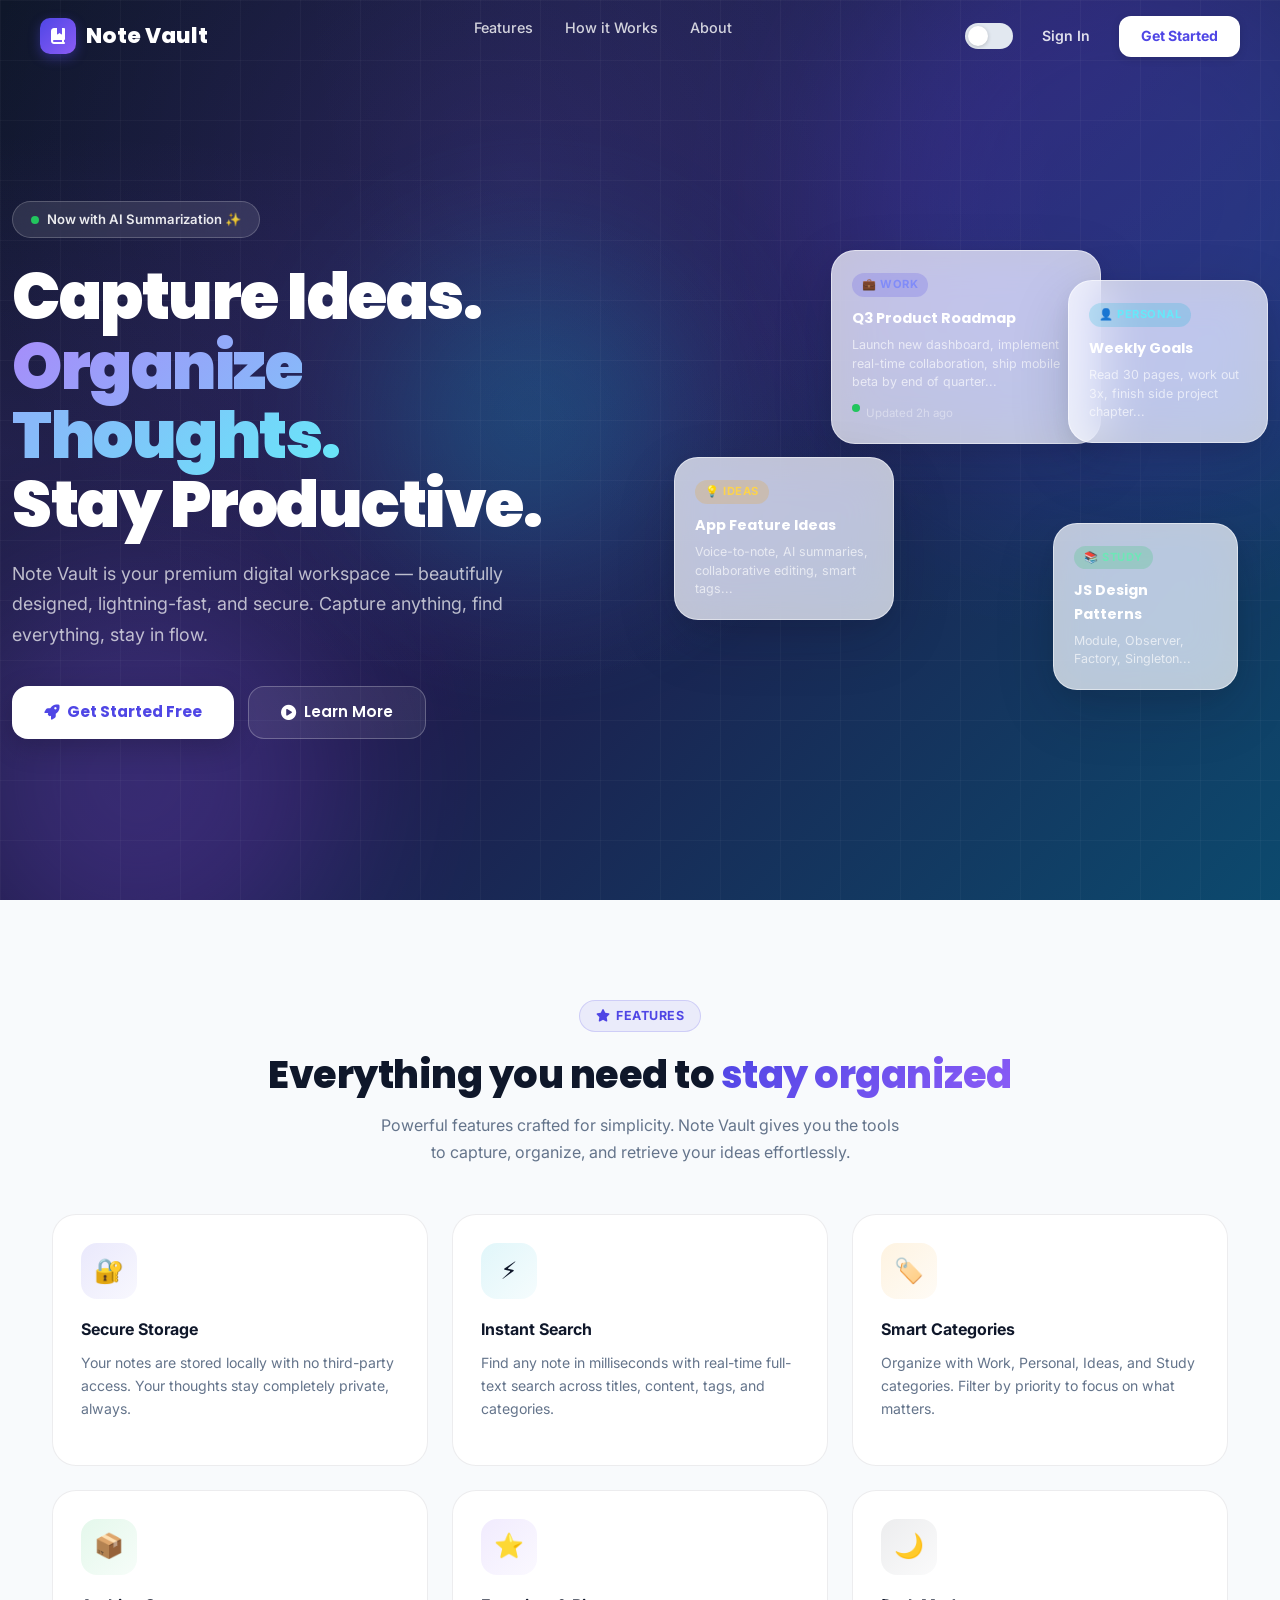
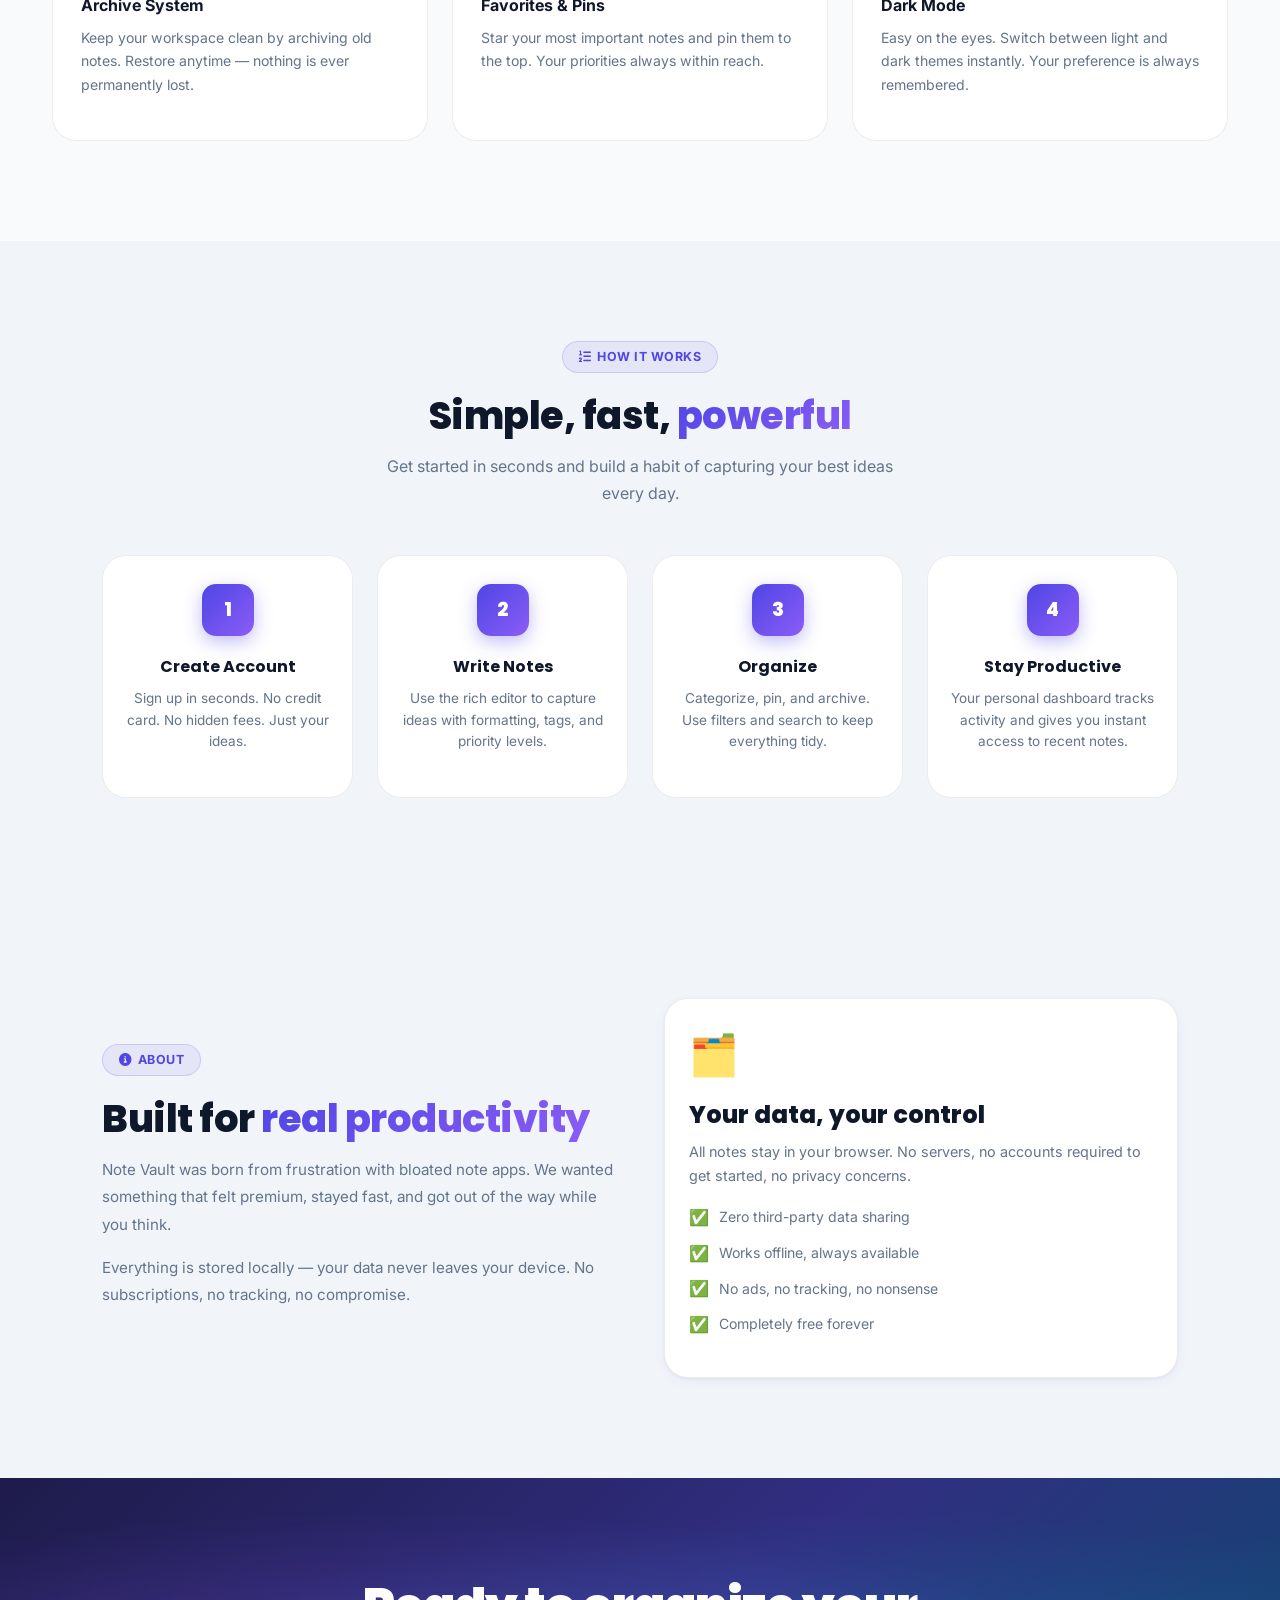
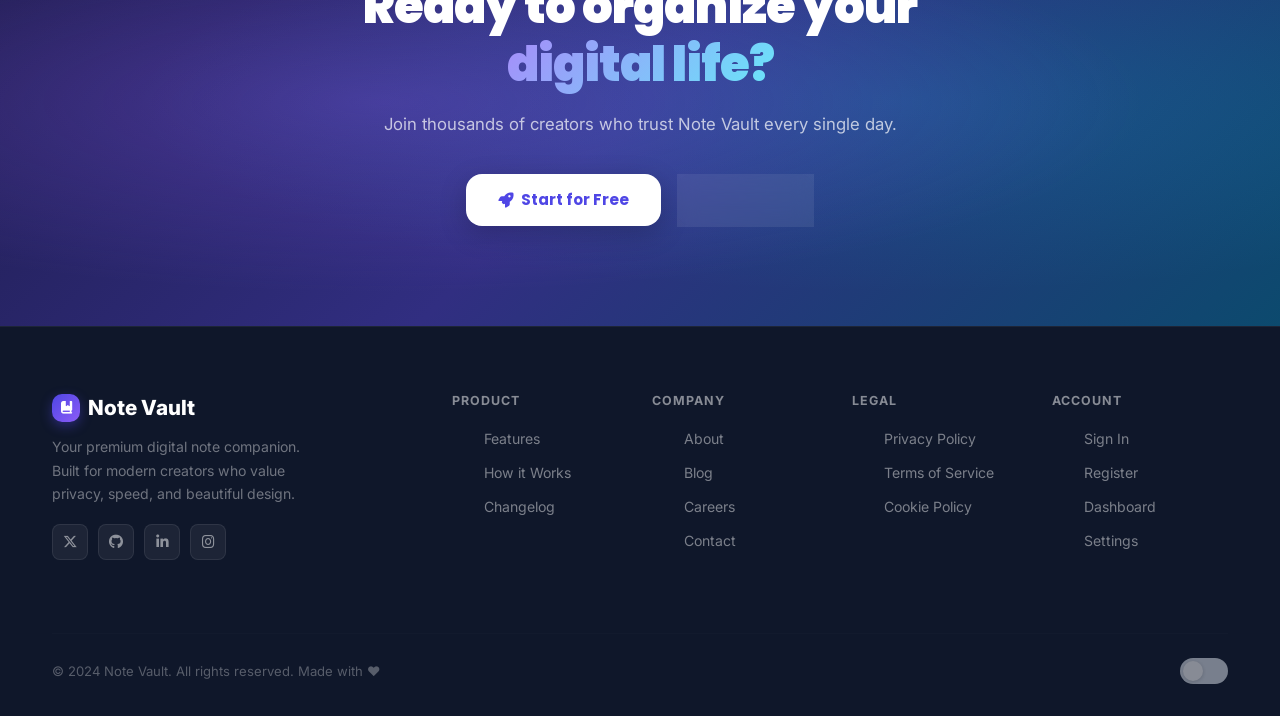
<file: index.html>
<!DOCTYPE html>
<html lang="en" data-theme="light">
<head>
  <meta charset="UTF-8" />
  <meta name="viewport" content="width=device-width, initial-scale=1.0" />
  <title>Note Vault — Capture Ideas. Organize Thoughts. Stay Productive.</title>
  <meta name="description" content="Note Vault is a modern, premium note-taking app inspired by Notion and Linear. Secure, fast, and beautiful." />

  <link href="https://cdn.jsdelivr.net/npm/bootstrap@5.3.3/dist/css/bootstrap.min.css" rel="stylesheet" />
  <link href="https://cdnjs.cloudflare.com/ajax/libs/font-awesome/6.5.0/css/all.min.css" rel="stylesheet" />
  <link href="https://fonts.googleapis.com/css2?family=Poppins:wght@300;400;500;600;700;800;900&family=Inter:wght@300;400;500;600;700&display=swap" rel="stylesheet" />
  <link rel="stylesheet" href="styles.css" />

  <style>
    .hero-section-bg { background: var(--gradient-hero); }
    .features-bg { background: var(--bg); }
    .steps-bg { background: var(--bg-subtle); }
    [data-theme="dark"] .steps-bg { background: var(--bg-elevated); }
    .testi-bg { background: var(--bg); }
    .cta-bg {
      background: linear-gradient(135deg, #1E1B4B 0%, #312E81 50%, #0C4A6E 100%);
      padding: 100px 0;
      position: relative;
      overflow: hidden;
    }
    .cta-bg::before {
      content: '';
      position: absolute;
      inset: 0;
      background: radial-gradient(at 30% 50%, rgba(139,92,246,0.3) 0%, transparent 60%),
                  radial-gradient(at 70% 50%, rgba(6,182,212,0.2) 0%, transparent 60%);
    }
    .step-number {
      width: 52px; height: 52px;
      background: var(--gradient-primary);
      border-radius: 14px;
      display: flex; align-items: center; justify-content: center;
      font-size: 1.2rem; font-weight: 800; color: #fff;
      margin: 0 auto 18px;
      box-shadow: 0 6px 18px rgba(79,70,229,0.35);
      font-family: var(--font-sans);
    }
    .step-card {
      background: var(--bg-elevated);
      border: 1px solid var(--border);
      border-radius: var(--r-xl);
      padding: 28px 20px;
      text-align: center;
      transition: all var(--t-base);
      height: 100%;
    }
    .step-card:hover { transform: translateY(-4px); box-shadow: var(--shadow-lg); }
    .step-h { font-size: 1rem; font-weight: 700; color: var(--text); margin-bottom: 8px; font-family: var(--font-sans); }
    .step-p { font-size: 0.85rem; color: var(--text-muted); line-height: 1.6; }
  </style>
</head>
<body data-page="landing">

  <!-- Loading Overlay -->
  <div class="loading-overlay-v2" id="loaderOverlay"><div class="loader-ring"></div></div>
  <!-- Toast Stack -->
  <div id="toastStack"></div>

  <!-- ═══════════════════════════════════════
       NAVBAR
  ══════════════════════════════════════════ -->
  <nav class="landing-nav" id="landingNav">
    <div class="nav-inner">
      <!-- Logo -->
      <a href="index.html" class="nav-logo">
        <div class="nav-logo-mark"><i class="fa-solid fa-book-bookmark"></i></div>
        Note Vault
      </a>

      <!-- Desktop Links -->
      <ul class="nav-links d-none d-lg-flex">
        <li><a href="#features">Features</a></li>
        <li><a href="#how-it-works">How it Works</a></li>
        <li><a href="#about">About</a></li>
      </ul>

      <!-- Actions -->
      <div class="nav-actions">
        <button class="theme-toggle" id="navThemeToggle" title="Toggle dark mode" aria-label="Toggle dark mode"></button>
        <a href="auth.html" class="nav-link-btn d-none d-md-inline">Sign In</a>
        <a href="auth.html?tab=register" class="nav-cta">Get Started</a>
        <!-- Mobile Burger -->
        <button class="nav-burger icon-btn d-lg-none" id="navBurger" style="border:1.5px solid rgba(255,255,255,0.3);background:rgba(255,255,255,0.1);color:white">
          <i class="fa-solid fa-bars"></i>
        </button>
      </div>
    </div>
  </nav>

  <!-- ═══════════════════════════════════════
       HERO SECTION
  ══════════════════════════════════════════ -->
  <section class="hero hero-section-bg" id="home">
    <div class="hero-blob hero-blob-1"></div>
    <div class="hero-blob hero-blob-2"></div>
    <div class="hero-blob hero-blob-3"></div>
    <div class="hero-grid-bg"></div>

    <div class="container hero-content" style="max-width:1280px">
      <div class="row align-items-center g-5">

        <!-- Left -->
        <div class="col-lg-6">
          <div class="hero-badge">
            <div class="hero-badge-dot"></div>
            Now with AI Summarization ✨
          </div>
          <h1 class="hero-headline">
            Capture Ideas.<br>
            <span class="accent-word">Organize Thoughts.</span><br>
            Stay Productive.
          </h1>
          <p class="hero-sub">
            Note Vault is your premium digital workspace — beautifully designed,
            lightning-fast, and secure. Capture anything, find everything, stay in flow.
          </p>
          <div class="hero-cta-group">
            <a href="auth.html?tab=register" class="hero-cta-primary ripple-btn">
              <i class="fa-solid fa-rocket"></i> Get Started Free
            </a>
            <a href="#features" class="hero-cta-outline">
              <i class="fa-solid fa-play-circle"></i> Learn More
            </a>
          </div>

        </div>

        <!-- Right: Floating note cards -->
        <div class="col-lg-6 d-none d-lg-block hero-visual">
          <div class="floating-cards-wrap">
            <!-- Card 1 -->
            <div class="float-card" style="top:10px;left:50%;transform:translateX(-50%);width:270px">
              <div class="float-card-tag" style="background:rgba(79,70,229,0.2);color:#818CF8">💼 Work</div>
              <div class="float-card-title">Q3 Product Roadmap</div>
              <div class="float-card-text">Launch new dashboard, implement real-time collaboration, ship mobile beta by end of quarter...</div>
              <div style="margin-top:12px;display:flex;gap:6px">
                <span style="width:8px;height:8px;border-radius:50%;background:#22C55E"></span>
                <span style="font-size:0.72rem;color:rgba(255,255,255,0.4)">Updated 2h ago</span>
              </div>
            </div>

            <!-- Card 2 -->
            <div class="float-card" style="bottom:80px;left:10px;width:220px">
              <div class="float-card-tag" style="background:rgba(245,158,11,0.2);color:#FCD34D">💡 Ideas</div>
              <div class="float-card-title">App Feature Ideas</div>
              <div class="float-card-text">Voice-to-note, AI summaries, collaborative editing, smart tags...</div>
            </div>

            <!-- Card 3 -->
            <div class="float-card" style="top:40px;right:0;width:200px">
              <div class="float-card-tag" style="background:rgba(6,182,212,0.2);color:#67E8F9">👤 Personal</div>
              <div class="float-card-title">Weekly Goals</div>
              <div class="float-card-text">Read 30 pages, work out 3x, finish side project chapter...</div>
            </div>

            <!-- Card 4 -->
            <div class="float-card" style="bottom:10px;right:30px;width:185px">
              <div class="float-card-tag" style="background:rgba(34,197,94,0.2);color:#6EE7B7">📚 Study</div>
              <div class="float-card-title">JS Design Patterns</div>
              <div class="float-card-text">Module, Observer, Factory, Singleton...</div>
            </div>
          </div>
        </div>

      </div>
    </div>
  </section>

  <!-- ═══════════════════════════════════════
       FEATURES
  ══════════════════════════════════════════ -->
  <section class="section features-bg" id="features">
    <div class="container" style="max-width:1200px">
      <div class="text-center mb-5 observe-anim">
        <div class="section-tag"><i class="fa-solid fa-star"></i> Features</div>
        <h2 class="section-title mt-2">Everything you need to <span class="gradient-text">stay organized</span></h2>
        <p class="section-sub mx-auto">Powerful features crafted for simplicity. Note Vault gives you the tools to capture, organize, and retrieve your ideas effortlessly.</p>
      </div>

      <div class="row g-4 stagger">
        <div class="col-lg-4 col-md-6 observe-anim">
          <div class="feature-card">
            <div class="feature-icon-wrap" style="background:linear-gradient(135deg,rgba(79,70,229,0.12),rgba(79,70,229,0.04))">
              <span style="font-size:1.5rem">🔐</span>
            </div>
            <div class="feature-h">Secure Storage</div>
            <p class="feature-p">Your notes are stored locally with no third-party access. Your thoughts stay completely private, always.</p>
          </div>
        </div>
        <div class="col-lg-4 col-md-6 observe-anim">
          <div class="feature-card">
            <div class="feature-icon-wrap" style="background:linear-gradient(135deg,rgba(6,182,212,0.12),rgba(6,182,212,0.04))">
              <span style="font-size:1.5rem">⚡</span>
            </div>
            <div class="feature-h">Instant Search</div>
            <p class="feature-p">Find any note in milliseconds with real-time full-text search across titles, content, tags, and categories.</p>
          </div>
        </div>
        <div class="col-lg-4 col-md-6 observe-anim">
          <div class="feature-card">
            <div class="feature-icon-wrap" style="background:linear-gradient(135deg,rgba(245,158,11,0.12),rgba(245,158,11,0.04))">
              <span style="font-size:1.5rem">🏷️</span>
            </div>
            <div class="feature-h">Smart Categories</div>
            <p class="feature-p">Organize with Work, Personal, Ideas, and Study categories. Filter by priority to focus on what matters.</p>
          </div>
        </div>
        <div class="col-lg-4 col-md-6 observe-anim">
          <div class="feature-card">
            <div class="feature-icon-wrap" style="background:linear-gradient(135deg,rgba(34,197,94,0.12),rgba(34,197,94,0.04))">
              <span style="font-size:1.5rem">📦</span>
            </div>
            <div class="feature-h">Archive System</div>
            <p class="feature-p">Keep your workspace clean by archiving old notes. Restore anytime — nothing is ever permanently lost.</p>
          </div>
        </div>
        <div class="col-lg-4 col-md-6 observe-anim">
          <div class="feature-card">
            <div class="feature-icon-wrap" style="background:linear-gradient(135deg,rgba(139,92,246,0.12),rgba(139,92,246,0.04))">
              <span style="font-size:1.5rem">⭐</span>
            </div>
            <div class="feature-h">Favorites & Pins</div>
            <p class="feature-p">Star your most important notes and pin them to the top. Your priorities always within reach.</p>
          </div>
        </div>
        <div class="col-lg-4 col-md-6 observe-anim">
          <div class="feature-card">
            <div class="feature-icon-wrap" style="background:linear-gradient(135deg,rgba(15,23,42,0.08),rgba(15,23,42,0.02))">
              <span style="font-size:1.5rem">🌙</span>
            </div>
            <div class="feature-h">Dark Mode</div>
            <p class="feature-p">Easy on the eyes. Switch between light and dark themes instantly. Your preference is always remembered.</p>
          </div>
        </div>
      </div>
    </div>
  </section>

  <!-- ═══════════════════════════════════════
       HOW IT WORKS
  ══════════════════════════════════════════ -->
  <section class="section steps-bg" id="how-it-works">
    <div class="container" style="max-width:1100px">
      <div class="text-center mb-5 observe-anim">
        <div class="section-tag"><i class="fa-solid fa-list-ol"></i> How it Works</div>
        <h2 class="section-title mt-2">Simple, fast, <span class="gradient-text">powerful</span></h2>
        <p class="section-sub mx-auto">Get started in seconds and build a habit of capturing your best ideas every day.</p>
      </div>
      <div class="row g-4 stagger">
        <div class="col-lg-3 col-md-6 observe-anim">
          <div class="step-card">
            <div class="step-number">1</div>
            <div class="step-h">Create Account</div>
            <p class="step-p">Sign up in seconds. No credit card. No hidden fees. Just your ideas.</p>
          </div>
        </div>
        <div class="col-lg-3 col-md-6 observe-anim">
          <div class="step-card">
            <div class="step-number">2</div>
            <div class="step-h">Write Notes</div>
            <p class="step-p">Use the rich editor to capture ideas with formatting, tags, and priority levels.</p>
          </div>
        </div>
        <div class="col-lg-3 col-md-6 observe-anim">
          <div class="step-card">
            <div class="step-number">3</div>
            <div class="step-h">Organize</div>
            <p class="step-p">Categorize, pin, and archive. Use filters and search to keep everything tidy.</p>
          </div>
        </div>
        <div class="col-lg-3 col-md-6 observe-anim">
          <div class="step-card">
            <div class="step-number">4</div>
            <div class="step-h">Stay Productive</div>
            <p class="step-p">Your personal dashboard tracks activity and gives you instant access to recent notes.</p>
          </div>
        </div>
      </div>
    </div>
  </section>



  <!-- ═══════════════════════════════════════
       ABOUT
  ══════════════════════════════════════════ -->
  <section class="section steps-bg" id="about">
    <div class="container" style="max-width:1100px">
      <div class="row align-items-center g-5">
        <div class="col-lg-6 observe-anim">
          <div class="section-tag"><i class="fa-solid fa-info-circle"></i> About</div>
          <h2 class="section-title mt-2">Built for <span class="gradient-text">real productivity</span></h2>
          <p style="color:var(--text-muted);font-size:0.95rem;line-height:1.8;margin-bottom:16px">Note Vault was born from frustration with bloated note apps. We wanted something that felt premium, stayed fast, and got out of the way while you think.</p>
          <p style="color:var(--text-muted);font-size:0.95rem;line-height:1.8;margin-bottom:24px">Everything is stored locally — your data never leaves your device. No subscriptions, no tracking, no compromise.</p>

        </div>
        <div class="col-lg-6 observe-anim">
          <div class="card-elevated p-4">
            <div style="font-size:2.5rem;margin-bottom:14px">🗂️</div>
            <h4 style="font-weight:800;font-family:var(--font-sans);margin-bottom:10px;color:var(--text)">Your data, your control</h4>
            <p style="color:var(--text-muted);font-size:0.9rem;margin-bottom:16px">All notes stay in your browser. No servers, no accounts required to get started, no privacy concerns.</p>
            <ul class="list-unstyled" style="display:flex;flex-direction:column;gap:10px">
              <li style="display:flex;gap:10px;align-items:center;font-size:0.88rem;color:var(--text-muted)"><span style="color:var(--success);font-size:1rem">✅</span> Zero third-party data sharing</li>
              <li style="display:flex;gap:10px;align-items:center;font-size:0.88rem;color:var(--text-muted)"><span style="color:var(--success);font-size:1rem">✅</span> Works offline, always available</li>
              <li style="display:flex;gap:10px;align-items:center;font-size:0.88rem;color:var(--text-muted)"><span style="color:var(--success);font-size:1rem">✅</span> No ads, no tracking, no nonsense</li>
              <li style="display:flex;gap:10px;align-items:center;font-size:0.88rem;color:var(--text-muted)"><span style="color:var(--success);font-size:1rem">✅</span> Completely free forever</li>
            </ul>
          </div>
        </div>
      </div>
    </div>
  </section>

  <!-- ═══════════════════════════════════════
       CTA BANNER
  ══════════════════════════════════════════ -->
  <section class="cta-bg">
    <div class="container text-center position-relative" style="z-index:2;max-width:700px">
      <h2 style="font-size:clamp(2rem,4vw,3rem);font-weight:900;color:#fff;margin-bottom:16px;font-family:var(--font-sans);letter-spacing:-1px">
        Ready to organize your<br><span style="background:linear-gradient(135deg,#A78BFA,#67E8F9);-webkit-background-clip:text;-webkit-text-fill-color:transparent;background-clip:text">digital life?</span>
      </h2>
      <p style="color:rgba(255,255,255,0.7);font-size:1.05rem;margin-bottom:36px">Join thousands of creators who trust Note Vault every single day.</p>
      <div class="d-flex justify-content-center gap-3 flex-wrap">
        <a href="auth.html?tab=register" class="hero-cta-primary ripple-btn"><i class="fa-solid fa-rocket"></i> Start for Free</a>
        <a href="auth.html" class="hero-cta-outline">Sign In →</a>
      </div>
    </div>
  </section>

  <!-- ═══════════════════════════════════════
       FOOTER
  ══════════════════════════════════════════ -->
  <footer class="landing-footer">
    <div class="container" style="max-width:1200px">
      <div class="row g-4 pb-4">
        <div class="col-lg-4 col-md-6">
          <div class="footer-logo"><div class="nav-logo-mark" style="width:28px;height:28px;font-size:0.8rem"><i class="fa-solid fa-book-bookmark"></i></div> Note Vault</div>
          <p class="footer-desc">Your premium digital note companion. Built for modern creators who value privacy, speed, and beautiful design.</p>
          <div class="social-icons">
            <a href="#" class="social-icon"><i class="fa-brands fa-x-twitter"></i></a>
            <a href="#" class="social-icon"><i class="fa-brands fa-github"></i></a>
            <a href="#" class="social-icon"><i class="fa-brands fa-linkedin-in"></i></a>
            <a href="#" class="social-icon"><i class="fa-brands fa-instagram"></i></a>
          </div>
        </div>
        <div class="col-lg-2 col-md-3 col-6">
          <div class="footer-heading">Product</div>
          <ul class="footer-links">
            <li><a href="#features">Features</a></li>
            <li><a href="#how-it-works">How it Works</a></li>
            <li><a href="#">Changelog</a></li>
          </ul>
        </div>
        <div class="col-lg-2 col-md-3 col-6">
          <div class="footer-heading">Company</div>
          <ul class="footer-links">
            <li><a href="#about">About</a></li>
            <li><a href="#">Blog</a></li>
            <li><a href="#">Careers</a></li>
            <li><a href="#">Contact</a></li>
          </ul>
        </div>
        <div class="col-lg-2 col-md-3 col-6">
          <div class="footer-heading">Legal</div>
          <ul class="footer-links">
            <li><a href="#">Privacy Policy</a></li>
            <li><a href="#">Terms of Service</a></li>
            <li><a href="#">Cookie Policy</a></li>
          </ul>
        </div>
        <div class="col-lg-2 col-md-3 col-6">
          <div class="footer-heading">Account</div>
          <ul class="footer-links">
            <li><a href="auth.html">Sign In</a></li>
            <li><a href="auth.html?tab=register">Register</a></li>
            <li><a href="dashboard.html">Dashboard</a></li>
            <li><a href="settings.html">Settings</a></li>
          </ul>
        </div>
      </div>
      <hr class="footer-divider" />
      <div class="d-flex justify-content-between align-items-center flex-wrap gap-3">
        <p class="footer-copy mb-0">© 2024 Note Vault. All rights reserved. Made with ❤️</p>
        <button class="theme-toggle" style="opacity:0.5" title="Toggle theme"></button>
      </div>
    </div>
  </footer>

  <script src="https://cdn.jsdelivr.net/npm/bootstrap@5.3.3/dist/js/bootstrap.bundle.min.js"></script>
  <script src="script.js"></script>
</body>
</html>
</file>
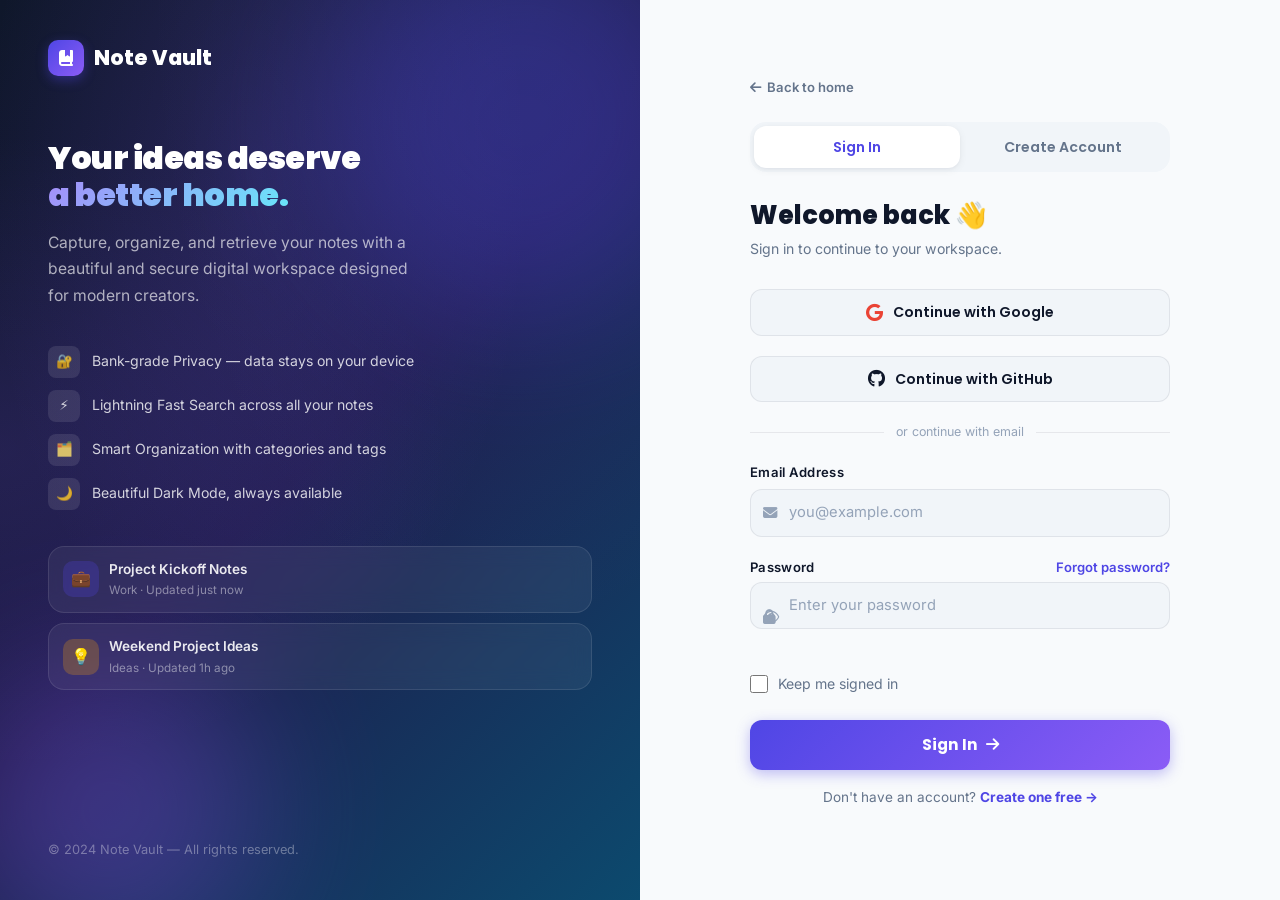
<file: auth.html>
<!DOCTYPE html>
<html lang="en" data-theme="light">
<head>
  <meta charset="UTF-8" />
  <meta name="viewport" content="width=device-width, initial-scale=1.0" />
  <title>Sign In — Note Vault</title>
  <meta name="description" content="Sign in or create a free Note Vault account to start capturing your ideas." />

  <link href="https://cdn.jsdelivr.net/npm/bootstrap@5.3.3/dist/css/bootstrap.min.css" rel="stylesheet" />
  <link href="https://cdnjs.cloudflare.com/ajax/libs/font-awesome/6.5.0/css/all.min.css" rel="stylesheet" />
  <link href="https://fonts.googleapis.com/css2?family=Poppins:wght@300;400;500;600;700;800;900&family=Inter:wght@300;400;500;600;700&display=swap" rel="stylesheet" />
  <link rel="stylesheet" href="styles.css" />
  <!-- Google Identity Services -->
  <script src="https://accounts.google.com/gsi/client" async defer></script>

  <style>
    body { overflow: hidden; }
    @media (max-width:991px) { body { overflow: auto; } }
    .auth-page { height: 100vh; overflow: hidden; }
    @media (max-width:991px) { .auth-page { height:auto; min-height:100vh; } }

    .auth-btn {
      width: 100%;
      background: var(--gradient-primary);
      border: none;
      border-radius: var(--r-md);
      color: #fff;
      font-family: var(--font-sans);
      font-size: 0.95rem;
      font-weight: 700;
      padding: 13px;
      transition: all var(--t-base);
      box-shadow: 0 4px 14px rgba(79,70,229,0.35);
      display: flex; align-items: center; justify-content: center; gap: 8px;
      margin-top: 4px;
    }
    .auth-btn:hover { transform: translateY(-2px); box-shadow: 0 8px 24px rgba(79,70,229,0.45); }
    .auth-btn:disabled { opacity: 0.7; transform: none; }

    .back-link {
      display: inline-flex; align-items: center; gap: 6px;
      font-size: 0.82rem; font-weight: 600; color: var(--text-muted);
      margin-bottom: 24px; transition: color var(--t-fast);
    }
    .back-link:hover { color: var(--primary); }
    .auth-footer-link { font-size: 0.85rem; color: var(--text-muted); text-align: center; margin-top: 16px; }
    .auth-footer-link a { font-weight: 700; color: var(--primary); }

    /* Mini note preview cards in left panel */
    .auth-preview-card {
      display: flex; align-items: center; gap: 10px;
      padding: 12px 14px;
      background: rgba(255,255,255,0.06);
      backdrop-filter: blur(10px);
      border: 1px solid rgba(255,255,255,0.1);
      border-radius: var(--r-lg);
      margin-bottom: 10px;
    }
    .apc-icon { width:36px;height:36px;border-radius:10px;display:flex;align-items:center;justify-content:center;font-size:1rem;flex-shrink:0; }
    .apc-title { font-size:0.85rem;font-weight:600;color:rgba(255,255,255,0.9); }
    .apc-meta  { font-size:0.73rem;color:rgba(255,255,255,0.45);margin-top:1px; }

    .pw-bars { display:flex;gap:4px;height:4px;margin-bottom:6px; }
    .pw-bar  { flex:1;border-radius:var(--r-full);background:var(--bg-muted);transition:background var(--t-base); }
  </style>
</head>
<body data-page="auth">

  <div class="loading-overlay-v2" id="loaderOverlay"><div class="loader-ring"></div></div>
  <div id="toastStack"></div>

  <div class="auth-page">

    <!-- ═══ LEFT SIDE ═══ -->
    <div class="auth-left">
      <!-- Blobs -->
      <div class="auth-left-blob auth-left-blob-1"></div>
      <div class="auth-left-blob auth-left-blob-2"></div>

      <!-- Content -->
      <div class="auth-left-content">
        <a href="index.html" class="auth-left-logo">
          <div class="nav-logo-mark"><i class="fa-solid fa-book-bookmark"></i></div>
          Note Vault
        </a>

        <div style="animation:fadeInUp 0.6s var(--ease-out) 0.1s both">
          <h2 class="auth-headline">
            Your ideas deserve<br>
            <span>a better home.</span>
          </h2>
          <p class="auth-sub">
            Capture, organize, and retrieve your notes with a beautiful and secure digital workspace designed for modern creators.
          </p>
        </div>

        <div class="auth-features" style="animation:fadeInUp 0.6s var(--ease-out) 0.2s both">
          <div class="auth-feature-item">
            <div class="auth-feature-icon">🔐</div>
            <span>Bank-grade Privacy — data stays on your device</span>
          </div>
          <div class="auth-feature-item">
            <div class="auth-feature-icon">⚡</div>
            <span>Lightning Fast Search across all your notes</span>
          </div>
          <div class="auth-feature-item">
            <div class="auth-feature-icon">🗂️</div>
            <span>Smart Organization with categories and tags</span>
          </div>
          <div class="auth-feature-item">
            <div class="auth-feature-icon">🌙</div>
            <span>Beautiful Dark Mode, always available</span>
          </div>
        </div>

        <!-- Floating note previews -->
        <div style="margin-top:36px;animation:fadeInUp 0.6s var(--ease-out) 0.3s both">
          <div class="auth-preview-card">
            <div class="apc-icon" style="background:rgba(79,70,229,0.25)">💼</div>
            <div>
              <div class="apc-title">Project Kickoff Notes</div>
              <div class="apc-meta">Work · Updated just now</div>
            </div>
          </div>
          <div class="auth-preview-card" style="animation-delay:2s">
            <div class="apc-icon" style="background:rgba(245,158,11,0.25)">💡</div>
            <div>
              <div class="apc-title">Weekend Project Ideas</div>
              <div class="apc-meta">Ideas · Updated 1h ago</div>
            </div>
          </div>
        </div>
      </div>

      <div class="auth-left-footer">
        © 2024 Note Vault — All rights reserved.
      </div>
    </div>

    <!-- ═══ RIGHT SIDE ═══ -->
    <div class="auth-right">
      <div class="auth-card-v2">

        <!-- Back link -->
        <a href="index.html" class="back-link">
          <i class="fa-solid fa-arrow-left"></i> Back to home
        </a>

        <!-- Tab group -->
        <div class="auth-tab-group">
          <button class="auth-tab active" data-form="loginForm">Sign In</button>
          <button class="auth-tab" data-form="registerForm">Create Account</button>
        </div>

        <!-- ══ LOGIN FORM ══ -->
        <div class="auth-form active" id="loginForm">
          <h2 class="auth-title-v2">Welcome back 👋</h2>
          <p class="auth-sub-v2">Sign in to continue to your workspace.</p>

          <!-- Google Sign-In (rendered by GIS) -->
          <div id="googleLoginBtn" style="width:100%;margin-bottom:10px;display:flex;justify-content:center"></div>

          <!-- GitHub Sign-In -->
          <button class="social-login-btn" type="button" id="githubLoginBtn" onclick="AuthAPI.loginWithGitHub()">
            <i class="fa-brands fa-github"></i> Continue with GitHub
          </button>

          <div class="auth-divider-v2">or continue with email</div>

          <form id="loginFormEl" novalidate>
            <!-- Email -->
            <div class="form-group">
              <label class="form-label-v2" for="loginEmail">Email Address</label>
              <div class="form-input-icon">
                <i class="fa-solid fa-envelope"></i>
                <input type="email" id="loginEmail" class="form-input" placeholder="you@example.com" autocomplete="email" />
              </div>
              <div class="form-error" id="loginEmailErr"></div>
            </div>

            <!-- Password -->
            <div class="form-group">
              <div class="d-flex justify-content-between align-items-center mb-1">
                <label class="form-label-v2" for="loginPw" style="margin-bottom:0">Password</label>
                <a href="#" class="forgot-link" onclick="Toast.info('Reset Link Sent','Check your email. (Demo only)')">Forgot password?</a>
              </div>
              <div class="form-input-icon">
                <i class="fa-solid fa-lock"></i>
                <input type="password" id="loginPw" class="form-input" placeholder="Enter your password" autocomplete="current-password" />
                <button type="button" class="right-icon" data-toggle-pw="loginPw" style="background:none;border:none;cursor:pointer;padding:0" title="Show/hide password">
                  <i class="fa-regular fa-eye" style="color:var(--text-subtle)"></i>
                </button>
              </div>
              <div class="form-error" id="loginPwErr"></div>
            </div>

            <!-- Remember me -->
            <div class="mb-4">
              <label class="form-check-v2">
                <input type="checkbox" id="loginRemember" />
                <label for="loginRemember">Keep me signed in</label>
              </label>
            </div>

            <button type="submit" class="auth-btn ripple-btn" id="loginSubmitBtn">
              Sign In <i class="fa-solid fa-arrow-right"></i>
            </button>
          </form>

          <p class="auth-footer-link">
            Don't have an account? <a href="#" onclick="document.querySelector('[data-form=registerForm]').click()">Create one free →</a>
          </p>
        </div>

        <!-- ══ REGISTER FORM ══ -->
        <div class="auth-form" id="registerForm">
          <h2 class="auth-title-v2">Create account ✨</h2>
          <p class="auth-sub-v2">Join thousands of creators. Free forever.</p>

          <!-- Google Sign-Up (rendered by GIS) -->
          <div id="googleRegisterBtn" style="width:100%;margin-bottom:10px;display:flex;justify-content:center"></div>

          <!-- GitHub Sign-Up -->
          <button class="social-login-btn" type="button" onclick="AuthAPI.loginWithGitHub()">
            <i class="fa-brands fa-github"></i> Sign up with GitHub
          </button>

          <div class="auth-divider-v2">or sign up with email</div>

          <form id="registerFormEl" novalidate>
            <!-- Full Name -->
            <div class="form-group">
              <label class="form-label-v2" for="regName">Full Name</label>
              <div class="form-input-icon">
                <i class="fa-solid fa-user"></i>
                <input type="text" id="regName" class="form-input" placeholder="Alex Johnson" autocomplete="name" />
              </div>
              <div class="form-error" id="regNameErr"></div>
            </div>

            <!-- Email -->
            <div class="form-group">
              <label class="form-label-v2" for="regEmail">Email Address</label>
              <div class="form-input-icon">
                <i class="fa-solid fa-envelope"></i>
                <input type="email" id="regEmail" class="form-input" placeholder="you@example.com" autocomplete="email" />
              </div>
              <div class="form-error" id="regEmailErr"></div>
            </div>

            <!-- Password -->
            <div class="form-group">
              <label class="form-label-v2" for="regPw">Password</label>
              <div class="form-input-icon">
                <i class="fa-solid fa-lock"></i>
                <input type="password" id="regPw" class="form-input" placeholder="Min 8 characters" autocomplete="new-password" />
                <button type="button" class="right-icon" data-toggle-pw="regPw" style="background:none;border:none;cursor:pointer;padding:0" title="Show/hide">
                  <i class="fa-regular fa-eye" style="color:var(--text-subtle)"></i>
                </button>
              </div>
              <div class="pw-strength">
                <div class="pw-bars">
                  <div class="pw-bar"></div>
                  <div class="pw-bar"></div>
                  <div class="pw-bar"></div>
                  <div class="pw-bar"></div>
                </div>
                <span class="pw-label" id="pwStrengthLabel" style="font-size:0.74rem;color:var(--text-subtle)"></span>
              </div>
              <div class="form-error" id="regPwErr"></div>
            </div>

            <!-- Confirm Password -->
            <div class="form-group">
              <label class="form-label-v2" for="regCpw">Confirm Password</label>
              <div class="form-input-icon">
                <i class="fa-solid fa-lock"></i>
                <input type="password" id="regCpw" class="form-input" placeholder="Repeat your password" autocomplete="new-password" />
                <button type="button" class="right-icon" data-toggle-pw="regCpw" style="background:none;border:none;cursor:pointer;padding:0" title="Show/hide">
                  <i class="fa-regular fa-eye" style="color:var(--text-subtle)"></i>
                </button>
              </div>
              <div class="form-error" id="regCpwErr"></div>
            </div>

            <button type="submit" class="auth-btn ripple-btn" id="regSubmitBtn">
              Create Account <i class="fa-solid fa-arrow-right"></i>
            </button>
          </form>

          <p class="auth-footer-link">
            Already have an account? <a href="#" onclick="document.querySelector('[data-form=loginForm]').click()">Sign in →</a>
          </p>
        </div>

      </div>
    </div>
    <!-- / RIGHT SIDE -->

  </div>
  <!-- / auth-page -->

  <script src="https://cdn.jsdelivr.net/npm/bootstrap@5.3.3/dist/js/bootstrap.bundle.min.js"></script>
  <script src="api.js"></script>
  <script src="script.js"></script>
  <script>
    // ── Google GIS initialization ──────────────────────────
    const GOOGLE_CLIENT_ID = '405197165296-k6paulvjkp7vpfi1pn0ndj45d4vv3nvo.apps.googleusercontent.com'; // ← Paste your Google Client ID here

    window.addEventListener('load', () => {
      // Handle GitHub OAuth callback
      const githubResult = AuthAPI.handleGitHubCallback();
      if (githubResult && githubResult.ok) {
        Toast.success('Signed in with GitHub!', `Welcome, ${githubResult.user.full_name}`);
        setTimeout(() => window.location.href = 'dashboard.html', 1000);
        return;
      }
      if (githubResult && !githubResult.ok) {
        Toast.error('GitHub Sign-In Failed', 'Please try again.');
      }

      // Check for password reset token
      const params = new URLSearchParams(window.location.search);
      if (params.get('reset')) {
        openResetPasswordModal(params.get('reset'));
      }

      // Initialize Google Sign-In
      if (GOOGLE_CLIENT_ID && window.google) {
        GoogleAuth.init(GOOGLE_CLIENT_ID, (userData) => {
          Toast.success('Signed in with Google!', `Welcome, ${userData.user.full_name}`);
          setTimeout(() => window.location.href = 'dashboard.html', 900);
        });
        GoogleAuth.renderButton('googleLoginBtn',   'outline', 'large');
        GoogleAuth.renderButton('googleRegisterBtn','outline', 'large');
      } else {
        // Fallback: show plain Google button if GIS not loaded
        document.querySelectorAll('#googleLoginBtn, #googleRegisterBtn').forEach(el => {
          el.innerHTML = '<button class="social-login-btn" type="button" onclick="Toast.info(\'Set GOOGLE_CLIENT_ID in auth.html to enable Google Sign-In\')" style="width:100%"><i class="fa-brands fa-google" style="color:#EA4335"></i> Continue with Google</button>';
        });
      }
    });

    // ── Reset password modal ────────────────────────────────
    function openResetPasswordModal(token) {
      // Reuse the auth form area to show reset form
      const card = document.querySelector('.auth-card-v2');
      if (!card) return;
      card.innerHTML = `
        <h2 class="auth-title-v2">Reset Password 🔑</h2>
        <p class="auth-sub-v2">Enter your new password below.</p>
        <div class="form-group">
          <label class="form-label-v2">New Password</label>
          <div class="form-input-icon">
            <i class="fa-solid fa-lock"></i>
            <input type="password" id="resetPw" class="form-input" placeholder="Min 8 characters" />
          </div>
        </div>
        <div class="form-group">
          <label class="form-label-v2">Confirm Password</label>
          <div class="form-input-icon">
            <i class="fa-solid fa-lock"></i>
            <input type="password" id="resetCpw" class="form-input" placeholder="Repeat password" />
          </div>
        </div>
        <button class="auth-btn" onclick="doReset('${token}')">
          Reset Password <i class="fa-solid fa-arrow-right"></i>
        </button>
      `;
    }

    async function doReset(token) {
      const pw  = document.getElementById('resetPw')?.value;
      const cpw = document.getElementById('resetCpw')?.value;
      if (!pw || pw.length < 8) { Toast.warning('Weak password', 'Min 8 characters required.'); return; }
      if (pw !== cpw)           { Toast.warning('Mismatch', 'Passwords do not match.'); return; }
      const res = await AuthAPI.resetPassword(token, pw);
      if (res.ok) {
        Toast.success('Password reset!', 'Please sign in.');
        setTimeout(() => window.location.href = 'auth.html', 1200);
      } else {
        Toast.error('Reset failed', res.data.message);
      }
    }
  </script>
</body>
</html>
</file>
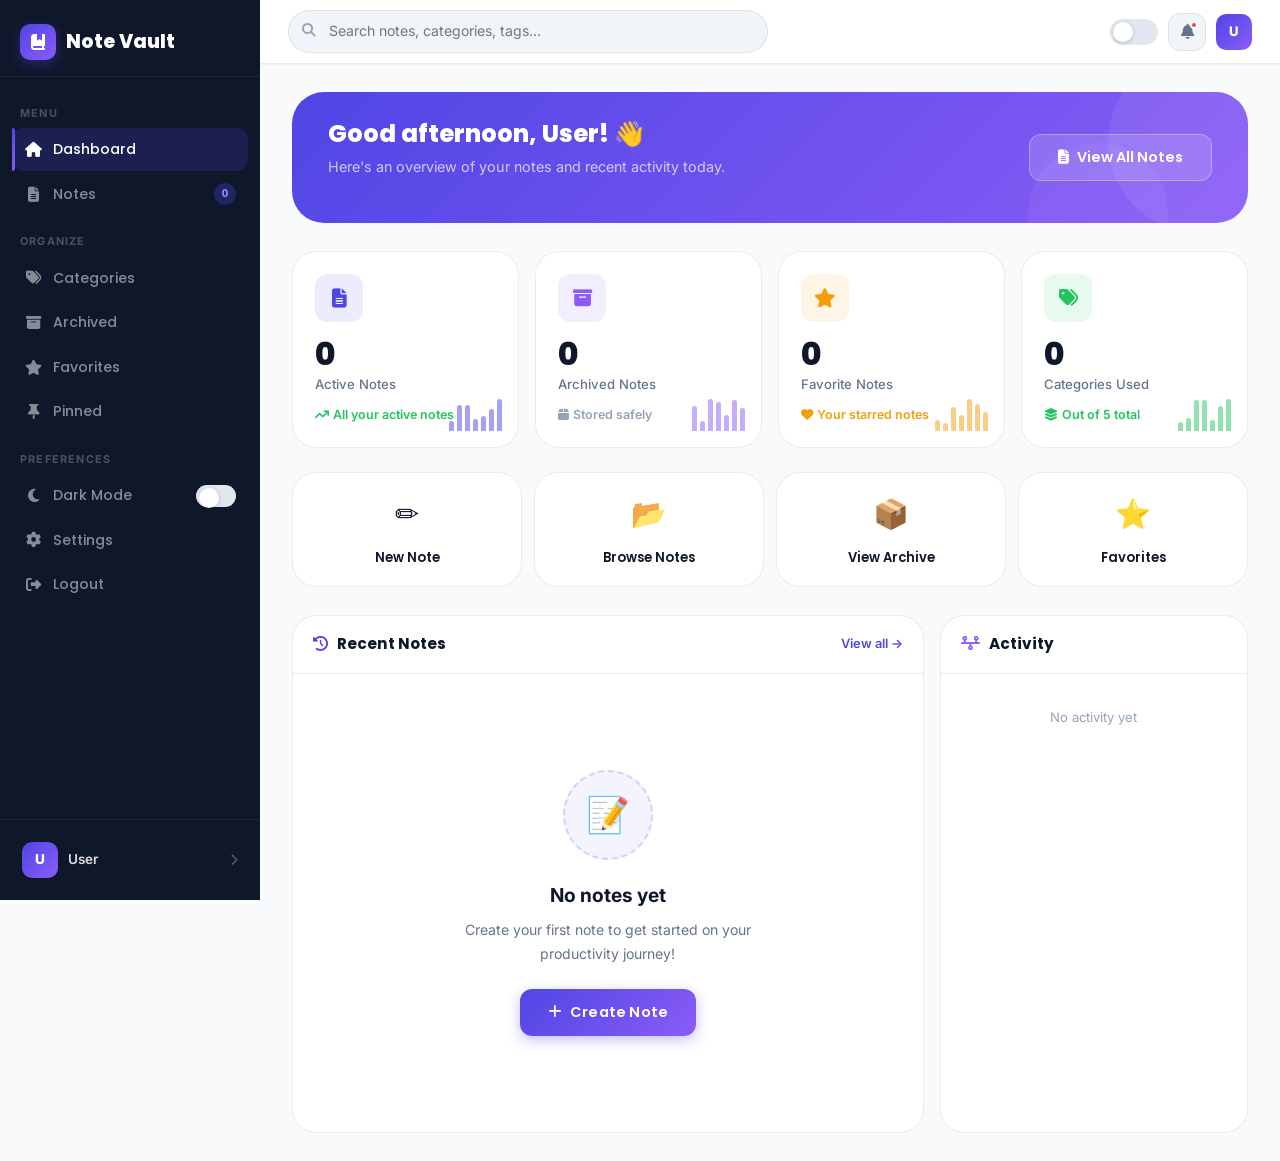
<file: dashboard.html>
<!DOCTYPE html>
<html lang="en" data-theme="light">
<head>
  <meta charset="UTF-8" />
  <meta name="viewport" content="width=device-width, initial-scale=1.0" />
  <title>Dashboard — Note Vault</title>

  <link href="https://cdn.jsdelivr.net/npm/bootstrap@5.3.3/dist/css/bootstrap.min.css" rel="stylesheet" />
  <link href="https://cdnjs.cloudflare.com/ajax/libs/font-awesome/6.5.0/css/all.min.css" rel="stylesheet" />
  <link href="https://fonts.googleapis.com/css2?family=Poppins:wght@300;400;500;600;700;800;900&family=Inter:wght@300;400;500;600;700&display=swap" rel="stylesheet" />
  <link rel="stylesheet" href="styles.css" />

  <style>
    .recent-notes-grid {
      display: grid;
      grid-template-columns: repeat(2, 1fr);
      gap: 16px;
    }
    @media (max-width:600px) { .recent-notes-grid { grid-template-columns: 1fr; } }

    .quick-actions-grid {
      display: grid;
      grid-template-columns: repeat(4, 1fr);
      gap: 12px;
      margin-bottom: 28px;
    }
    @media (max-width:768px) { .quick-actions-grid { grid-template-columns: repeat(2,1fr); } }

    .card-section {
      background: var(--bg-elevated);
      border: 1px solid var(--border);
      border-radius: var(--r-xl);
      overflow: hidden;
    }
    .card-section-header {
      padding: 16px 20px;
      border-bottom: 1px solid var(--border);
      display: flex; align-items: center; justify-content: space-between;
    }
    .card-section-title { font-size:0.95rem;font-weight:700;color:var(--text);font-family:var(--font-sans); }
    .card-section-body  { padding: 16px 20px; }
    .view-all-link      { font-size:0.8rem;font-weight:600;color:var(--primary); }
  </style>
</head>
<body data-page="dashboard">

  <div class="loading-overlay-v2" id="loaderOverlay"><div class="loader-ring"></div></div>
  <div id="toastStack"></div>

  <!-- Sidebar Overlay -->
  <div class="sidebar-overlay-v2" id="sidebarOverlay"></div>

  <div class="app-layout">

    <!-- ═══════════════════════════════════════
         SIDEBAR
    ══════════════════════════════════════════ -->
    <aside class="sidebar-v2" id="sidebar">
      <div class="sidebar-header">
        <a href="index.html" class="sidebar-logo-v2">
          <div class="nav-logo-mark"><i class="fa-solid fa-book-bookmark"></i></div>
          Note Vault
        </a>
      </div>

      <nav class="sidebar-nav">
        <div class="nav-section-label">Menu</div>
        <a href="dashboard.html" class="nav-item-v2 active">
          <i class="fa-solid fa-house nav-icon"></i> Dashboard
        </a>
        <a href="notes.html" class="nav-item-v2">
          <i class="fa-solid fa-file-lines nav-icon"></i> Notes
          <span class="nav-badge" id="notesBadge">0</span>
        </a>

        <div class="nav-section-label">Organize</div>
        <a href="notes.html?category=all" class="nav-item-v2">
          <i class="fa-solid fa-tags nav-icon"></i> Categories
        </a>
        <a href="notes.html?filter=archived" class="nav-item-v2">
          <i class="fa-solid fa-box-archive nav-icon"></i> Archived
        </a>
        <a href="notes.html?filter=favorite" class="nav-item-v2">
          <i class="fa-solid fa-star nav-icon"></i> Favorites
        </a>
        <a href="notes.html?filter=pinned" class="nav-item-v2">
          <i class="fa-solid fa-thumbtack nav-icon"></i> Pinned
        </a>

        <div class="nav-section-label">Preferences</div>
        <div class="nav-item-v2" style="cursor:default">
          <i class="fa-solid fa-moon nav-icon"></i>
          <span style="flex:1">Dark Mode</span>
          <button class="theme-toggle" style="width:40px;height:22px" title="Toggle dark mode"></button>
        </div>
        <a href="settings.html" class="nav-item-v2">
          <i class="fa-solid fa-gear nav-icon"></i> Settings
        </a>
        <button class="nav-item-v2" data-logout style="width:100%;border:none">
          <i class="fa-solid fa-right-from-bracket nav-icon"></i> Logout
        </button>
      </nav>

      <div class="sidebar-footer">
        <div class="sidebar-user-card">
          <div class="sidebar-avatar-v2" data-user-avatar>U</div>
          <div style="min-width:0">
            <div class="sidebar-user-name" data-user-name>Loading...</div>
            <div class="sidebar-user-email" data-user-email style="overflow:hidden;text-overflow:ellipsis;white-space:nowrap"></div>
          </div>
          <i class="fa-solid fa-chevron-right sidebar-chevron"></i>
        </div>
      </div>
    </aside>

    <!-- ═══════════════════════════════════════
         MAIN
    ══════════════════════════════════════════ -->
    <main class="main-v2">

      <!-- TOP BAR -->
      <header class="topbar-v2">
        <button class="topbar-burger" id="sidebarBurger" title="Toggle sidebar">
          <i class="fa-solid fa-bars"></i>
        </button>

        <div class="topbar-search-wrap">
          <i class="fa-solid fa-magnifying-glass topbar-search-icon"></i>
          <input type="text" id="topbarSearch" class="topbar-search-input" placeholder="Search notes, categories, tags..." autocomplete="off" />
          <div class="search-dropdown" id="searchDropdown"></div>
        </div>

        <div class="topbar-right">
          <button class="theme-toggle" title="Toggle dark mode"></button>
          <div class="notif-btn" title="Notifications" onclick="Toast.info('Notifications','No new notifications.')">
            <i class="fa-solid fa-bell"></i>
            <div class="notif-dot"></div>
          </div>
          <div class="topbar-avatar" data-user-avatar title="Profile" onclick="window.location.href='settings.html'">U</div>
        </div>
      </header>

      <!-- PAGE CONTENT -->
      <div class="page-v2">

        <!-- Welcome Banner -->
        <div class="welcome-banner-v2 anim-fade-up">
          <div class="row align-items-center g-3">
            <div class="col-md-8">
              <h2 class="welcome-greeting" id="welcomeGreeting">Good morning! 👋</h2>
              <p class="welcome-sub">Here's an overview of your notes and recent activity today.</p>
            </div>
            <div class="col-md-4 text-md-end">
              <a href="notes.html" class="btn-secondary-v2" style="display:inline-flex;background:rgba(255,255,255,0.15);border-color:rgba(255,255,255,0.3);color:#fff">
                <i class="fa-solid fa-file-lines"></i> View All Notes
              </a>
            </div>
          </div>
        </div>

        <!-- Stats Cards -->
        <div class="row g-3 mb-4 stagger">
          <!-- Total Notes -->
          <div class="col-lg-3 col-md-6">
            <div class="stat-card anim-fade-up">
              <div class="stat-icon-wrap" style="background:rgba(79,70,229,0.1)">
                <i class="fa-solid fa-file-lines" style="color:#4F46E5;font-size:1.2rem"></i>
              </div>
              <div class="stat-value" id="statTotal">0</div>
              <div class="stat-label">Active Notes</div>
              <div class="stat-trend up"><i class="fa-solid fa-arrow-trend-up"></i> All your active notes</div>
              <div class="mini-sparkline" data-color="#4F46E5"></div>
            </div>
          </div>

          <!-- Archived -->
          <div class="col-lg-3 col-md-6">
            <div class="stat-card anim-fade-up">
              <div class="stat-icon-wrap" style="background:rgba(139,92,246,0.1)">
                <i class="fa-solid fa-box-archive" style="color:#8B5CF6;font-size:1.2rem"></i>
              </div>
              <div class="stat-value" id="statArchived">0</div>
              <div class="stat-label">Archived Notes</div>
              <div class="stat-trend" style="color:var(--text-subtle)"><i class="fa-solid fa-box"></i> Stored safely</div>
              <div class="mini-sparkline" data-color="#8B5CF6"></div>
            </div>
          </div>

          <!-- Favorites -->
          <div class="col-lg-3 col-md-6">
            <div class="stat-card anim-fade-up">
              <div class="stat-icon-wrap" style="background:rgba(245,158,11,0.1)">
                <i class="fa-solid fa-star" style="color:#F59E0B;font-size:1.2rem"></i>
              </div>
              <div class="stat-value" id="statFavorite">0</div>
              <div class="stat-label">Favorite Notes</div>
              <div class="stat-trend" style="color:var(--warning)"><i class="fa-solid fa-heart"></i> Your starred notes</div>
              <div class="mini-sparkline" data-color="#F59E0B"></div>
            </div>
          </div>

          <!-- Categories -->
          <div class="col-lg-3 col-md-6">
            <div class="stat-card anim-fade-up">
              <div class="stat-icon-wrap" style="background:rgba(34,197,94,0.1)">
                <i class="fa-solid fa-tags" style="color:#22C55E;font-size:1.2rem"></i>
              </div>
              <div class="stat-value" id="statCategories">0</div>
              <div class="stat-label">Categories Used</div>
              <div class="stat-trend" style="color:var(--success)"><i class="fa-solid fa-layer-group"></i> Out of 5 total</div>
              <div class="mini-sparkline" data-color="#22C55E"></div>
            </div>
          </div>
        </div>

        <!-- Quick Actions -->
        <div class="quick-actions-grid">
          <div class="quick-action" id="dashCreateBtn" onclick="openCreateModal()" style="cursor:pointer">
            <div class="quick-action-icon">✏️</div>
            <div class="quick-action-label">New Note</div>
          </div>
          <a href="notes.html" class="quick-action">
            <div class="quick-action-icon">📂</div>
            <div class="quick-action-label">Browse Notes</div>
          </a>
          <a href="notes.html?filter=archived" class="quick-action">
            <div class="quick-action-icon">📦</div>
            <div class="quick-action-label">View Archive</div>
          </a>
          <a href="notes.html?filter=favorite" class="quick-action">
            <div class="quick-action-icon">⭐</div>
            <div class="quick-action-label">Favorites</div>
          </a>
        </div>

        <!-- Recent Notes + Activity -->
        <div class="row g-3">
          <div class="col-lg-8">
            <div class="card-section">
              <div class="card-section-header">
                <div class="card-section-title"><i class="fa-solid fa-clock-rotate-left" style="color:var(--primary);margin-right:6px"></i> Recent Notes</div>
                <a href="notes.html" class="view-all-link">View all →</a>
              </div>
              <div class="card-section-body">
                <div class="recent-notes-grid" id="recentNotesGrid">
                  <!-- Populated by JS -->
                </div>
              </div>
            </div>
          </div>

          <div class="col-lg-4">
            <div class="card-section" style="height:100%">
              <div class="card-section-header">
                <div class="card-section-title"><i class="fa-solid fa-timeline" style="color:var(--secondary);margin-right:6px"></i> Activity</div>
              </div>
              <div class="card-section-body" id="activityTimeline">
                <!-- Populated by JS -->
              </div>
            </div>
          </div>
        </div>

      </div>
      <!-- /page-v2 -->

    </main>
  </div>

  <!-- ═══════════════════════════════════════
       CREATE / EDIT NOTE MODAL
  ══════════════════════════════════════════ -->
  <div class="modal-v2-overlay" id="noteModal">
    <div class="modal-v2-box">
      <div class="modal-v2-header">
        <div class="modal-v2-title" id="noteModalTitle"><i class="fa-solid fa-plus"></i> New Note</div>
        <button class="modal-close-v2" onclick="Modal.close('noteModal')"><i class="fa-solid fa-xmark"></i></button>
      </div>
      <div class="modal-v2-body">
        <!-- Title -->
        <div class="form-group">
          <label class="form-label-v2">Note Title</label>
          <input type="text" id="noteTitle" class="form-input" placeholder="Give your note a title..." style="font-size:1rem;font-weight:600" />
        </div>
        <!-- Category -->
        <div class="form-group">
          <label class="form-label-v2">Category</label>
          <select id="noteCategory" class="form-select-v2">
            <option value="personal">👤 Personal</option>
            <option value="work">💼 Work</option>
            <option value="ideas">💡 Ideas</option>
            <option value="study">📚 Study</option>
            <option value="other">🏷️ Other</option>
          </select>
        </div>
        <!-- Rich Editor -->
        <div class="form-group">
          <label class="form-label-v2">Content</label>
          <div class="rich-editor-toolbar">
            <button class="editor-tool-btn" data-cmd="bold" title="Bold"><i class="fa-solid fa-bold"></i></button>
            <button class="editor-tool-btn" data-cmd="italic" title="Italic"><i class="fa-solid fa-italic"></i></button>
            <button class="editor-tool-btn" data-cmd="underline" title="Underline"><i class="fa-solid fa-underline"></i></button>
            <button class="editor-tool-btn" data-cmd="strikeThrough" title="Strike"><i class="fa-solid fa-strikethrough"></i></button>
            <div class="editor-tool-sep"></div>
            <button class="editor-tool-btn" data-cmd="insertUnorderedList" title="Bullet List"><i class="fa-solid fa-list-ul"></i></button>
            <button class="editor-tool-btn" data-cmd="insertOrderedList" title="Numbered List"><i class="fa-solid fa-list-ol"></i></button>
            <div class="editor-tool-sep"></div>
            <button class="editor-tool-btn" data-cmd="justifyLeft" title="Align Left"><i class="fa-solid fa-align-left"></i></button>
            <button class="editor-tool-btn" data-cmd="justifyCenter" title="Center"><i class="fa-solid fa-align-center"></i></button>
          </div>
          <div class="rich-editor-body" id="noteEditor" contenteditable="true" data-placeholder="Start writing your note..."></div>
        </div>
        <!-- Tags -->
        <div class="form-group">
          <label class="form-label-v2">Tags <span style="color:var(--text-subtle);font-weight:400">(press Enter to add)</span></label>
          <div class="tags-container" id="tagsContainer">
            <input type="text" class="tags-input" placeholder="Add a tag..." />
          </div>
        </div>
        <!-- Priority -->
        <div class="form-group">
          <label class="form-label-v2">Priority</label>
          <div class="priority-selector">
            <button class="priority-option high" data-priority="high" type="button">🔴 High</button>
            <button class="priority-option medium selected" data-priority="medium" type="button">🟡 Medium</button>
            <button class="priority-option low" data-priority="low" type="button">🟢 Low</button>
          </div>
        </div>
      </div>
      <div class="modal-v2-footer">
        <button class="btn-ghost" id="cancelNoteBtn" onclick="Modal.close('noteModal')">Cancel</button>
        <button class="btn-primary-v2 ripple-btn" id="saveNoteBtn"><i class="fa-solid fa-floppy-disk"></i> Save Note</button>
      </div>
    </div>
  </div>

  <!-- ═══════════════════════════════════════
       DELETE CONFIRM MODAL
  ══════════════════════════════════════════ -->
  <div class="modal-v2-overlay" id="deleteModal">
    <div class="modal-v2-box" style="max-width:400px">
      <div class="modal-v2-body" style="text-align:center;padding:32px 24px">
        <div class="delete-modal-icon">🗑️</div>
        <h3 style="font-size:1.1rem;font-weight:800;color:var(--text);margin-bottom:8px;font-family:var(--font-sans)">Delete Note?</h3>
        <p style="font-size:0.88rem;color:var(--text-muted);margin-bottom:24px">
          Are you sure you want to delete <strong id="deleteNoteNameDisplay"></strong>? This action cannot be undone.
        </p>
        <div class="d-flex gap-3 justify-content-center">
          <button class="btn-ghost" id="deleteCancelBtn" onclick="Modal.close('deleteModal')">Cancel</button>
          <button class="btn-primary-v2" id="deleteConfirmBtn" style="background:var(--danger);box-shadow:0 4px 14px rgba(239,68,68,0.3)" onclick="confirmDelete()">
            <i class="fa-solid fa-trash"></i> Yes, Delete
          </button>
        </div>
      </div>
    </div>
  </div>

  <script src="https://cdn.jsdelivr.net/npm/bootstrap@5.3.3/dist/js/bootstrap.bundle.min.js"></script>
  <script src="api.js"></script>
  <script src="script.js"></script>
</body>
</html>
</file>
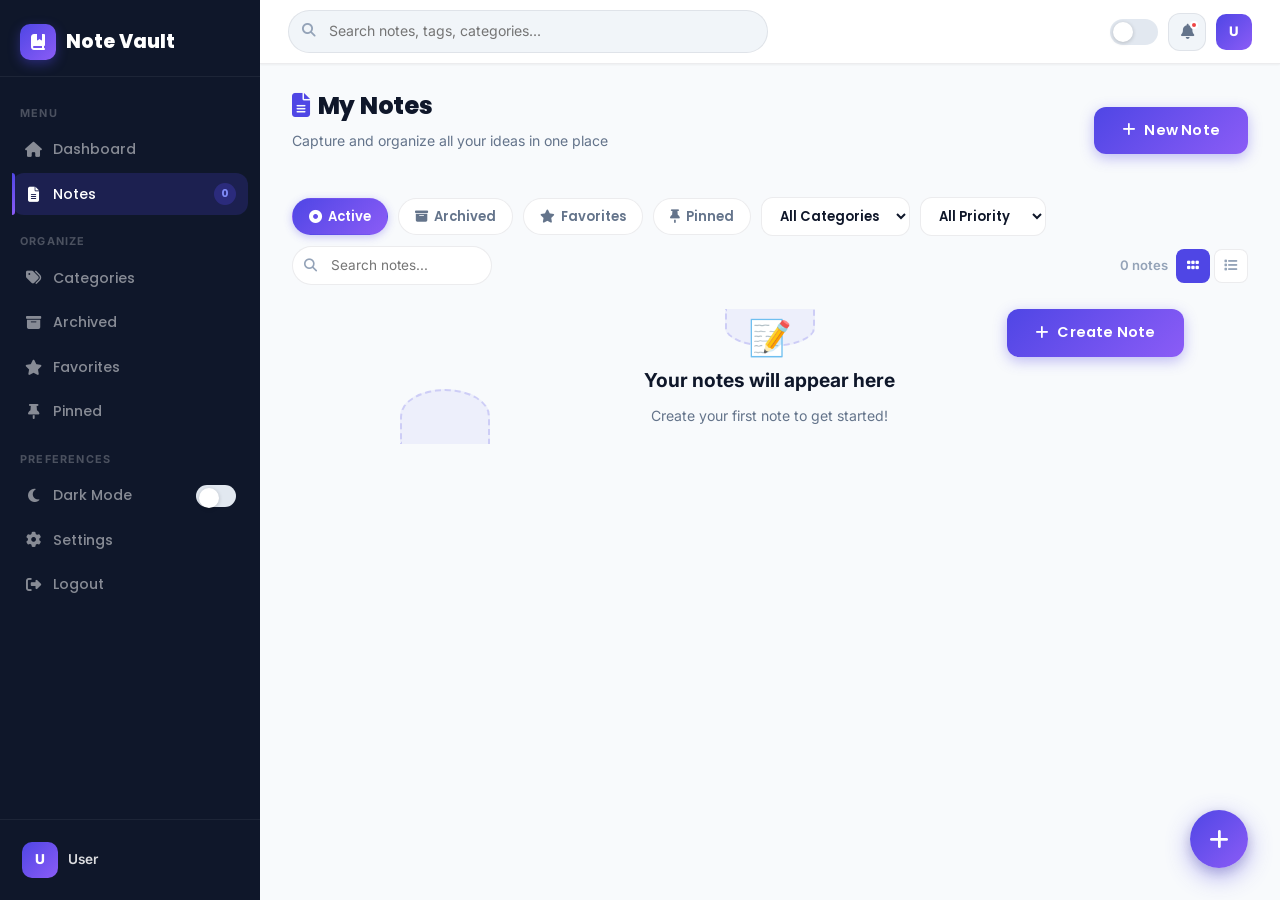
<file: notes.html>
<!DOCTYPE html>
<html lang="en" data-theme="light">
<head>
  <meta charset="UTF-8" />
  <meta name="viewport" content="width=device-width, initial-scale=1.0" />
  <title>My Notes — Note Vault</title>

  <link href="https://cdn.jsdelivr.net/npm/bootstrap@5.3.3/dist/css/bootstrap.min.css" rel="stylesheet" />
  <link href="https://cdnjs.cloudflare.com/ajax/libs/font-awesome/6.5.0/css/all.min.css" rel="stylesheet" />
  <link href="https://fonts.googleapis.com/css2?family=Poppins:wght@300;400;500;600;700;800;900&family=Inter:wght@300;400;500;600;700&display=swap" rel="stylesheet" />
  <link rel="stylesheet" href="styles.css" />

  <style>
    .notes-search-inline {
      background: var(--bg-elevated);
      border: 1.5px solid var(--border);
      border-radius: var(--r-full);
      padding: 8px 16px 8px 38px;
      font-size: 0.85rem;
      color: var(--text);
      font-family: var(--font-body);
      outline: none;
      transition: all var(--t-base);
      width: 200px;
    }
    .notes-search-inline:focus { border-color: var(--primary); box-shadow: 0 0 0 3px rgba(79,70,229,0.1); width: 260px; }
    .notes-search-wrap { position: relative; }
    .notes-search-wrap i { position:absolute;left:12px;top:50%;transform:translateY(-50%);color:var(--text-subtle);font-size:0.82rem;pointer-events:none; }
  </style>
</head>
<body data-page="notes">

  <div class="loading-overlay-v2" id="loaderOverlay"><div class="loader-ring"></div></div>
  <div id="toastStack"></div>
  <div class="sidebar-overlay-v2" id="sidebarOverlay"></div>

  <div class="app-layout">

    <!-- ═══════════════════════════════════════
         SIDEBAR
    ══════════════════════════════════════════ -->
    <aside class="sidebar-v2" id="sidebar">
      <div class="sidebar-header">
        <a href="index.html" class="sidebar-logo-v2">
          <div class="nav-logo-mark"><i class="fa-solid fa-book-bookmark"></i></div>
          Note Vault
        </a>
      </div>

      <nav class="sidebar-nav">
        <div class="nav-section-label">Menu</div>
        <a href="dashboard.html" class="nav-item-v2">
          <i class="fa-solid fa-house nav-icon"></i> Dashboard
        </a>
        <a href="notes.html" class="nav-item-v2 active">
          <i class="fa-solid fa-file-lines nav-icon"></i> Notes
          <span class="nav-badge" id="notesBadge">0</span>
        </a>

        <div class="nav-section-label">Organize</div>
        <a href="notes.html?category=all" class="nav-item-v2">
          <i class="fa-solid fa-tags nav-icon"></i> Categories
        </a>
        <a href="notes.html?filter=archived" class="nav-item-v2">
          <i class="fa-solid fa-box-archive nav-icon"></i> Archived
        </a>
        <a href="notes.html?filter=favorite" class="nav-item-v2">
          <i class="fa-solid fa-star nav-icon"></i> Favorites
        </a>
        <a href="notes.html?filter=pinned" class="nav-item-v2">
          <i class="fa-solid fa-thumbtack nav-icon"></i> Pinned
        </a>

        <div class="nav-section-label">Preferences</div>
        <div class="nav-item-v2" style="cursor:default">
          <i class="fa-solid fa-moon nav-icon"></i>
          <span style="flex:1">Dark Mode</span>
          <button class="theme-toggle" style="width:40px;height:22px" title="Toggle dark mode"></button>
        </div>
        <a href="settings.html" class="nav-item-v2">
          <i class="fa-solid fa-gear nav-icon"></i> Settings
        </a>
        <button class="nav-item-v2" data-logout style="width:100%;border:none">
          <i class="fa-solid fa-right-from-bracket nav-icon"></i> Logout
        </button>
      </nav>

      <div class="sidebar-footer">
        <div class="sidebar-user-card">
          <div class="sidebar-avatar-v2" data-user-avatar>U</div>
          <div style="min-width:0">
            <div class="sidebar-user-name" data-user-name>Loading...</div>
            <div class="sidebar-user-email" data-user-email style="overflow:hidden;text-overflow:ellipsis;white-space:nowrap"></div>
          </div>
        </div>
      </div>
    </aside>

    <!-- ═══════════════════════════════════════
         MAIN
    ══════════════════════════════════════════ -->
    <main class="main-v2">

      <!-- TOP BAR -->
      <header class="topbar-v2">
        <button class="topbar-burger" id="sidebarBurger"><i class="fa-solid fa-bars"></i></button>

        <div class="topbar-search-wrap">
          <i class="fa-solid fa-magnifying-glass topbar-search-icon"></i>
          <input type="text" id="topbarSearch" class="topbar-search-input" placeholder="Search notes, tags, categories..." autocomplete="off" />
          <div class="search-dropdown" id="searchDropdown"></div>
        </div>

        <div class="topbar-right">
          <button class="theme-toggle" title="Toggle dark mode"></button>
          <div class="notif-btn" onclick="Toast.info('Notifications','No new notifications.')">
            <i class="fa-solid fa-bell"></i>
            <div class="notif-dot"></div>
          </div>
          <div class="topbar-avatar" data-user-avatar onclick="window.location.href='settings.html'">U</div>
        </div>
      </header>

      <!-- PAGE -->
      <div class="page-v2">

        <!-- Page Header -->
        <div class="page-header-v2">
          <div>
            <h1 class="page-title-v2"><i class="fa-solid fa-file-lines" style="color:var(--primary);margin-right:8px"></i>My Notes</h1>
            <p class="page-subtitle-v2">Capture and organize all your ideas in one place</p>
          </div>
          <button class="btn-primary-v2 ripple-btn" onclick="openCreateModal()">
            <i class="fa-solid fa-plus"></i> New Note
          </button>
        </div>

        <!-- Filters Bar -->
        <div class="notes-filters">
          <!-- Filter pills -->
          <button class="filter-pill active" data-filter="active"><i class="fa-solid fa-circle-dot"></i> Active</button>
          <button class="filter-pill" data-filter="archived"><i class="fa-solid fa-box-archive"></i> Archived</button>
          <button class="filter-pill" data-filter="favorite"><i class="fa-solid fa-star"></i> Favorites</button>
          <button class="filter-pill" data-filter="pinned"><i class="fa-solid fa-thumbtack"></i> Pinned</button>

          <!-- Category filter -->
          <select id="catFilter" class="filter-select-v2">
            <option value="all">All Categories</option>
            <option value="work">💼 Work</option>
            <option value="personal">👤 Personal</option>
            <option value="ideas">💡 Ideas</option>
            <option value="study">📚 Study</option>
            <option value="other">🏷️ Other</option>
          </select>

          <!-- Priority filter -->
          <select id="prioFilter" class="filter-select-v2">
            <option value="all">All Priority</option>
            <option value="high">🔴 High</option>
            <option value="medium">🟡 Medium</option>
            <option value="low">🟢 Low</option>
          </select>

          <!-- Inline search -->
          <div class="notes-search-wrap">
            <i class="fa-solid fa-magnifying-glass"></i>
            <input type="text" id="notesSearch" class="notes-search-inline" placeholder="Search notes..." />
          </div>

          <!-- Count + View Toggle -->
          <div class="d-flex align-items-center gap-2 ms-auto">
            <span id="notesCount" style="font-size:0.82rem;color:var(--text-subtle);font-weight:600;white-space:nowrap">0 notes</span>
            <div class="view-toggle">
              <button class="view-btn active" data-view="masonry" title="Masonry grid"><i class="fa-solid fa-grip"></i></button>
              <button class="view-btn" data-view="list" title="List view"><i class="fa-solid fa-list"></i></button>
            </div>
          </div>
        </div>

        <!-- Notes Grid -->
        <div class="masonry-grid" id="notesGrid">
          <!-- Populated by JS (skeleton then real cards) -->
        </div>

      </div>
    </main>
  </div>

  <!-- FAB -->
  <button class="fab" id="fabBtn" title="Create new note">
    <span class="fab-label">New Note</span>
    <i class="fa-solid fa-plus"></i>
  </button>

  <!-- ═══════════════════════════════════════
       CREATE / EDIT NOTE MODAL
  ══════════════════════════════════════════ -->
  <div class="modal-v2-overlay" id="noteModal">
    <div class="modal-v2-box" style="max-width:680px">
      <div class="modal-v2-header">
        <div class="modal-v2-title" id="noteModalTitle"><i class="fa-solid fa-plus"></i> New Note</div>
        <button class="modal-close-v2" onclick="Modal.close('noteModal')"><i class="fa-solid fa-xmark"></i></button>
      </div>
      <div class="modal-v2-body">

        <!-- Title -->
        <div class="form-group">
          <input type="text" id="noteTitle" class="form-input"
            placeholder="Note title..."
            style="font-size:1.1rem;font-weight:700;border:none;background:transparent;padding:0;border-radius:0;box-shadow:none;border-bottom:2px solid var(--border);border-radius:0;padding-bottom:10px" />
        </div>

        <!-- Row: Category + Priority -->
        <div class="row g-3 mb-0">
          <div class="col-md-6">
            <div class="form-group">
              <label class="form-label-v2">Category</label>
              <select id="noteCategory" class="form-select-v2">
                <option value="personal">👤 Personal</option>
                <option value="work">💼 Work</option>
                <option value="ideas">💡 Ideas</option>
                <option value="study">📚 Study</option>
                <option value="other">🏷️ Other</option>
              </select>
            </div>
          </div>
          <div class="col-md-6">
            <div class="form-group">
              <label class="form-label-v2">Priority</label>
              <div class="priority-selector">
                <button class="priority-option high" data-priority="high" type="button">🔴 High</button>
                <button class="priority-option medium selected" data-priority="medium" type="button">🟡 Med</button>
                <button class="priority-option low" data-priority="low" type="button">🟢 Low</button>
              </div>
            </div>
          </div>
        </div>

        <!-- Rich Text Editor -->
        <div class="form-group">
          <label class="form-label-v2">Content</label>
          <div class="rich-editor-toolbar">
            <button class="editor-tool-btn" data-cmd="bold" title="Bold"><i class="fa-solid fa-bold"></i></button>
            <button class="editor-tool-btn" data-cmd="italic" title="Italic"><i class="fa-solid fa-italic"></i></button>
            <button class="editor-tool-btn" data-cmd="underline" title="Underline"><i class="fa-solid fa-underline"></i></button>
            <button class="editor-tool-btn" data-cmd="strikeThrough" title="Strikethrough"><i class="fa-solid fa-strikethrough"></i></button>
            <div class="editor-tool-sep"></div>
            <button class="editor-tool-btn" data-cmd="insertUnorderedList" title="Bullet List"><i class="fa-solid fa-list-ul"></i></button>
            <button class="editor-tool-btn" data-cmd="insertOrderedList" title="Numbered List"><i class="fa-solid fa-list-ol"></i></button>
            <div class="editor-tool-sep"></div>
            <button class="editor-tool-btn" data-cmd="justifyLeft" title="Align Left"><i class="fa-solid fa-align-left"></i></button>
            <button class="editor-tool-btn" data-cmd="justifyCenter" title="Center"><i class="fa-solid fa-align-center"></i></button>
            <button class="editor-tool-btn" data-cmd="justifyRight" title="Right"><i class="fa-solid fa-align-right"></i></button>
          </div>
          <div class="rich-editor-body" id="noteEditor" contenteditable="true" data-placeholder="Start writing your note... ✍️"></div>
        </div>

        <!-- Tags -->
        <div class="form-group">
          <label class="form-label-v2">Tags <span style="color:var(--text-subtle);font-weight:400">(Enter or comma to add, max 5)</span></label>
          <div class="tags-container" id="tagsContainer">
            <input type="text" class="tags-input" placeholder="Type a tag..." />
          </div>
        </div>

      </div>
      <div class="modal-v2-footer">
        <button class="btn-ghost" id="cancelNoteBtn" onclick="Modal.close('noteModal')">
          <i class="fa-solid fa-xmark"></i> Cancel
        </button>
        <button class="btn-primary-v2 ripple-btn" id="saveNoteBtn">
          <i class="fa-solid fa-floppy-disk"></i> Save Note
        </button>
      </div>
    </div>
  </div>

  <!-- ═══════════════════════════════════════
       DELETE MODAL
  ══════════════════════════════════════════ -->
  <div class="modal-v2-overlay" id="deleteModal">
    <div class="modal-v2-box" style="max-width:400px">
      <div class="modal-v2-body" style="text-align:center;padding:36px 28px">
        <div class="delete-modal-icon">🗑️</div>
        <h3 style="font-size:1.15rem;font-weight:800;color:var(--text);margin-bottom:8px;font-family:var(--font-sans)">Delete Note?</h3>
        <p style="font-size:0.88rem;color:var(--text-muted);margin-bottom:6px">You're about to permanently delete</p>
        <p style="font-size:0.9rem;font-weight:700;color:var(--text);margin-bottom:20px" id="deleteNoteNameDisplay"></p>
        <p style="font-size:0.8rem;color:var(--text-subtle);margin-bottom:24px">This action cannot be undone. The note will be gone forever.</p>
        <div class="d-flex gap-3 justify-content-center">
          <button class="btn-ghost" id="deleteCancelBtn" onclick="Modal.close('deleteModal')">
            <i class="fa-solid fa-arrow-left"></i> Keep it
          </button>
          <button class="btn-primary-v2" id="deleteConfirmBtn" onclick="confirmDelete()"
            style="background:var(--danger);box-shadow:0 4px 14px rgba(239,68,68,0.3)">
            <i class="fa-solid fa-trash"></i> Delete Forever
          </button>
        </div>
      </div>
    </div>
  </div>

  <script src="https://cdn.jsdelivr.net/npm/bootstrap@5.3.3/dist/js/bootstrap.bundle.min.js"></script>
  <script src="api.js"></script>
  <script src="script.js"></script>
</body>
</html>
</file>
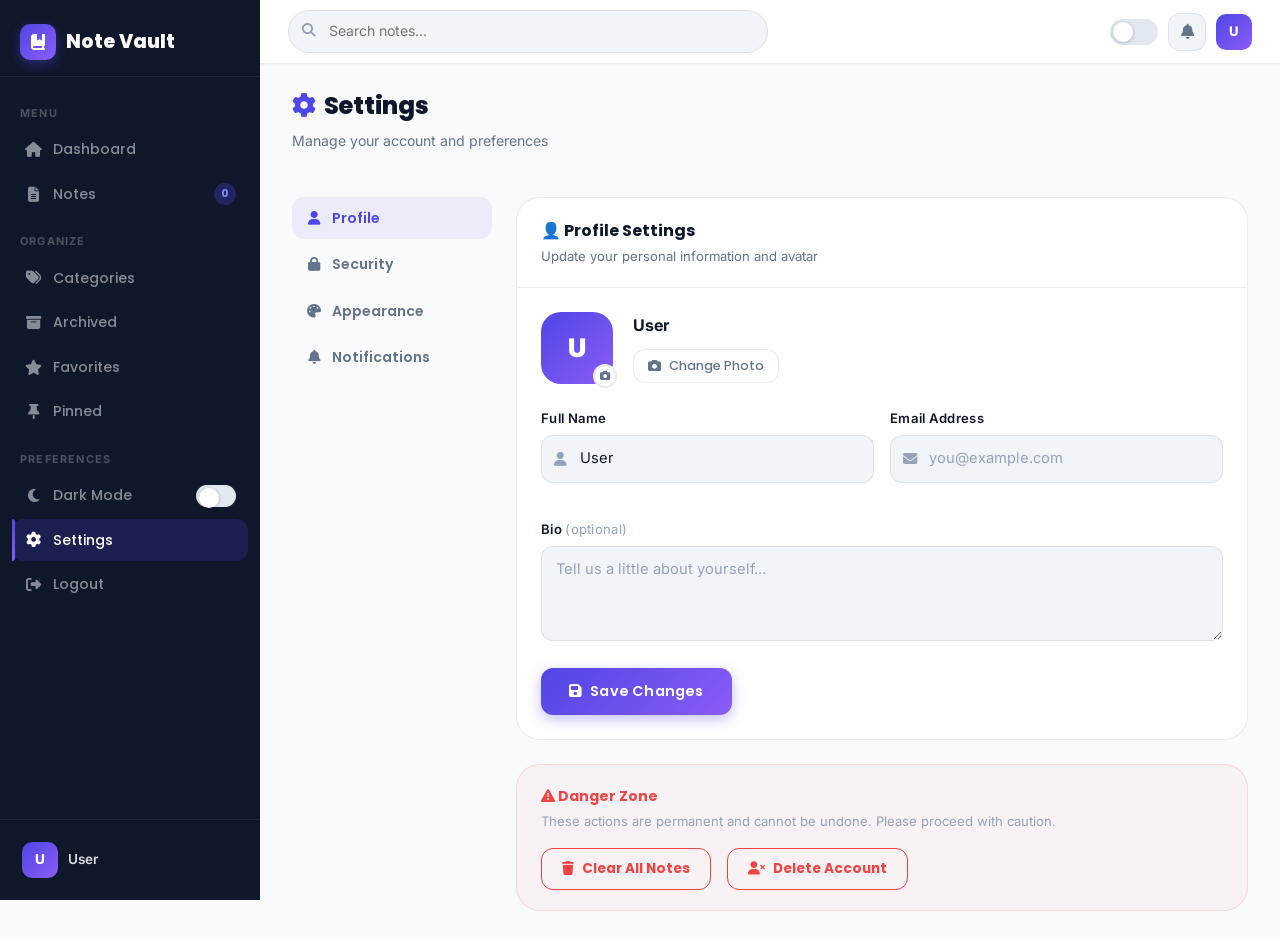
<file: settings.html>
<!DOCTYPE html>
<html lang="en" data-theme="light">
<head>
  <meta charset="UTF-8" />
  <meta name="viewport" content="width=device-width, initial-scale=1.0" />
  <title>Settings — Note Vault</title>

  <link href="https://cdn.jsdelivr.net/npm/bootstrap@5.3.3/dist/css/bootstrap.min.css" rel="stylesheet" />
  <link href="https://cdnjs.cloudflare.com/ajax/libs/font-awesome/6.5.0/css/all.min.css" rel="stylesheet" />
  <link href="https://fonts.googleapis.com/css2?family=Poppins:wght@300;400;500;600;700;800;900&family=Inter:wght@300;400;500;600;700&display=swap" rel="stylesheet" />
  <link rel="stylesheet" href="styles.css" />

  <style>
    .danger-zone {
      background: rgba(239,68,68,0.04);
      border: 1px solid rgba(239,68,68,0.15);
      border-radius: var(--r-xl);
      padding: 20px 24px;
      margin-top: 24px;
    }
    .danger-zone-title { font-size:0.88rem;font-weight:700;color:var(--danger);margin-bottom:4px;font-family:var(--font-sans); }
    .danger-zone-desc  { font-size:0.82rem;color:var(--text-subtle);margin-bottom:16px; }
    .btn-danger-outline {
      background: transparent;
      border: 1.5px solid var(--danger);
      color: var(--danger);
      border-radius: var(--r-md);
      font-family: var(--font-sans);
      font-size: 0.85rem;
      font-weight: 700;
      padding: 9px 20px;
      transition: all var(--t-base);
      display: inline-flex; align-items: center; gap: 8px;
    }
    .btn-danger-outline:hover { background: var(--danger); color: #fff; }

    .theme-preview-light { background: #F8FAFC; position:relative; }
    .theme-preview-light::before { content:''; position:absolute; top:8px; left:8px; width:30px; height:30px; background:#fff; border-radius:4px; box-shadow:0 1px 4px rgba(0,0,0,0.1); }
    .theme-preview-light::after  { content:''; position:absolute; top:8px; right:8px; width:30px; height:4px; background:#4F46E5; border-radius:2px; }
    .theme-preview-dark  { background: #0F172A; position:relative; }
    .theme-preview-dark::before  { content:''; position:absolute; top:8px; left:8px; width:30px; height:30px; background:#1E293B; border-radius:4px; }
    .theme-preview-dark::after   { content:''; position:absolute; top:8px; right:8px; width:30px; height:4px; background:#6366F1; border-radius:2px; }
    .theme-preview-system { background: linear-gradient(135deg, #F8FAFC 50%, #0F172A 50%); }

    .settings-sidebar-tabs {
      display: flex;
      flex-direction: column;
      gap: 2px;
    }
    @media (max-width:1024px) {
      .settings-sidebar-tabs { flex-direction: row; flex-wrap: wrap; gap: 4px; }
      .settings-layout { flex-direction: column !important; }
    }
  </style>
</head>
<body data-page="settings">

  <div class="loading-overlay-v2" id="loaderOverlay"><div class="loader-ring"></div></div>
  <div id="toastStack"></div>
  <div class="sidebar-overlay-v2" id="sidebarOverlay"></div>

  <div class="app-layout">

    <!-- ═══════════════════════════════════════
         SIDEBAR
    ══════════════════════════════════════════ -->
    <aside class="sidebar-v2" id="sidebar">
      <div class="sidebar-header">
        <a href="index.html" class="sidebar-logo-v2">
          <div class="nav-logo-mark"><i class="fa-solid fa-book-bookmark"></i></div>
          Note Vault
        </a>
      </div>

      <nav class="sidebar-nav">
        <div class="nav-section-label">Menu</div>
        <a href="dashboard.html" class="nav-item-v2">
          <i class="fa-solid fa-house nav-icon"></i> Dashboard
        </a>
        <a href="notes.html" class="nav-item-v2">
          <i class="fa-solid fa-file-lines nav-icon"></i> Notes
          <span class="nav-badge" id="notesBadge">0</span>
        </a>

        <div class="nav-section-label">Organize</div>
        <a href="notes.html?category=all" class="nav-item-v2">
          <i class="fa-solid fa-tags nav-icon"></i> Categories
        </a>
        <a href="notes.html?filter=archived" class="nav-item-v2">
          <i class="fa-solid fa-box-archive nav-icon"></i> Archived
        </a>
        <a href="notes.html?filter=favorite" class="nav-item-v2">
          <i class="fa-solid fa-star nav-icon"></i> Favorites
        </a>
        <a href="notes.html?filter=pinned" class="nav-item-v2">
          <i class="fa-solid fa-thumbtack nav-icon"></i> Pinned
        </a>

        <div class="nav-section-label">Preferences</div>
        <div class="nav-item-v2" style="cursor:default">
          <i class="fa-solid fa-moon nav-icon"></i>
          <span style="flex:1">Dark Mode</span>
          <button class="theme-toggle" style="width:40px;height:22px" title="Toggle dark mode"></button>
        </div>
        <a href="settings.html" class="nav-item-v2 active">
          <i class="fa-solid fa-gear nav-icon"></i> Settings
        </a>
        <button class="nav-item-v2" id="logoutBtn" data-logout style="width:100%;border:none">
          <i class="fa-solid fa-right-from-bracket nav-icon"></i> Logout
        </button>
      </nav>

      <div class="sidebar-footer">
        <div class="sidebar-user-card">
          <div class="sidebar-avatar-v2" data-user-avatar>U</div>
          <div style="min-width:0">
            <div class="sidebar-user-name" data-user-name>Loading...</div>
            <div class="sidebar-user-email" data-user-email style="overflow:hidden;text-overflow:ellipsis;white-space:nowrap"></div>
          </div>
        </div>
      </div>
    </aside>

    <!-- ═══════════════════════════════════════
         MAIN
    ══════════════════════════════════════════ -->
    <main class="main-v2">

      <!-- TOP BAR -->
      <header class="topbar-v2">
        <button class="topbar-burger" id="sidebarBurger"><i class="fa-solid fa-bars"></i></button>

        <div class="topbar-search-wrap">
          <i class="fa-solid fa-magnifying-glass topbar-search-icon"></i>
          <input type="text" id="topbarSearch" class="topbar-search-input" placeholder="Search notes..." autocomplete="off" />
          <div class="search-dropdown" id="searchDropdown"></div>
        </div>

        <div class="topbar-right">
          <button class="theme-toggle" title="Toggle dark mode"></button>
          <div class="notif-btn" onclick="Toast.info('Notifications','No new notifications.')">
            <i class="fa-solid fa-bell"></i>
          </div>
          <div class="topbar-avatar" data-user-avatar>U</div>
        </div>
      </header>

      <!-- PAGE -->
      <div class="page-v2">

        <div class="page-header-v2">
          <div>
            <h1 class="page-title-v2"><i class="fa-solid fa-gear" style="color:var(--primary);margin-right:8px"></i>Settings</h1>
            <p class="page-subtitle-v2">Manage your account and preferences</p>
          </div>
        </div>

        <div class="settings-layout d-flex gap-4 align-items-start">

          <!-- Settings Nav Sidebar -->
          <div class="settings-sidebar" style="min-width:200px;width:200px;flex-shrink:0">
            <div class="settings-sidebar-tabs">
              <div class="settings-nav-item active" data-panel="profilePanel">
                <i class="fa-solid fa-user" style="width:16px;text-align:center"></i> Profile
              </div>
              <div class="settings-nav-item" data-panel="securityPanel">
                <i class="fa-solid fa-lock" style="width:16px;text-align:center"></i> Security
              </div>
              <div class="settings-nav-item" data-panel="appearancePanel">
                <i class="fa-solid fa-palette" style="width:16px;text-align:center"></i> Appearance
              </div>
              <div class="settings-nav-item" data-panel="notifPanel">
                <i class="fa-solid fa-bell" style="width:16px;text-align:center"></i> Notifications
              </div>
            </div>
          </div>

          <!-- Settings Panels -->
          <div class="settings-content flex-1" style="min-width:0">

            <!-- ── PROFILE PANEL ── -->
            <div class="settings-panel" id="profilePanel">
              <div class="settings-panel-header">
                <div class="settings-panel-title">👤 Profile Settings</div>
                <div class="settings-panel-sub">Update your personal information and avatar</div>
              </div>
              <div class="settings-panel-body">

                <!-- Avatar -->
                <div class="settings-avatar-section">
                  <div class="settings-avatar-big" id="settingsAvatarBig" onclick="Toast.info('Change Photo','Photo upload coming soon!')">
                    <span id="settingsAvatarText">U</span>
                    <div class="settings-avatar-edit"><i class="fa-solid fa-camera"></i></div>
                  </div>
                  <div>
                    <div style="font-size:1rem;font-weight:700;color:var(--text);margin-bottom:4px" data-user-name>User</div>
                    <div style="font-size:0.82rem;color:var(--text-muted);margin-bottom:10px" data-user-email></div>
                    <button class="btn-ghost" style="font-size:0.8rem;padding:6px 14px" onclick="Toast.info('Change Photo','Photo upload coming soon!')">
                      <i class="fa-solid fa-camera"></i> Change Photo
                    </button>
                  </div>
                </div>

                <!-- Form Fields -->
                <div class="row g-3">
                  <div class="col-md-6">
                    <div class="form-group">
                      <label class="form-label-v2">Full Name</label>
                      <div class="form-input-icon">
                        <i class="fa-solid fa-user"></i>
                        <input type="text" id="settingsName" class="form-input" placeholder="Your full name" />
                      </div>
                    </div>
                  </div>
                  <div class="col-md-6">
                    <div class="form-group">
                      <label class="form-label-v2">Email Address</label>
                      <div class="form-input-icon">
                        <i class="fa-solid fa-envelope"></i>
                        <input type="email" id="settingsEmail" class="form-input" placeholder="you@example.com" />
                      </div>
                    </div>
                  </div>
                  <div class="col-12">
                    <div class="form-group">
                      <label class="form-label-v2">Bio <span style="color:var(--text-subtle);font-weight:400">(optional)</span></label>
                      <textarea class="form-input" rows="3" placeholder="Tell us a little about yourself..." style="resize:vertical"></textarea>
                    </div>
                  </div>
                </div>

                <button class="btn-primary-v2 ripple-btn" id="saveProfileBtn">
                  <i class="fa-solid fa-floppy-disk"></i> Save Changes
                </button>
              </div>
            </div>

            <!-- ── SECURITY PANEL ── -->
            <div class="settings-panel" id="securityPanel" style="display:none">
              <div class="settings-panel-header">
                <div class="settings-panel-title">🔐 Security</div>
                <div class="settings-panel-sub">Manage your password and account security</div>
              </div>
              <div class="settings-panel-body">

                <div class="settings-row">
                  <div class="settings-row-left">
                    <div class="settings-row-label">Two-Factor Authentication</div>
                    <div class="settings-row-desc">Add an extra layer of security to your account</div>
                  </div>
                  <button class="theme-toggle" onclick="Toast.info('2FA','Two-factor auth coming soon!')"></button>
                </div>

                <div class="settings-row">
                  <div class="settings-row-left">
                    <div class="settings-row-label">Active Sessions</div>
                    <div class="settings-row-desc">You are signed in on this device</div>
                  </div>
                  <button class="btn-ghost" style="font-size:0.82rem;padding:7px 14px" onclick="Toast.info('Sessions','Session management coming soon!')">
                    <i class="fa-solid fa-shield"></i> View
                  </button>
                </div>

                <!-- Change Password -->
                <div style="margin-top:8px;padding-top:16px;border-top:1px solid var(--border)">
                  <div style="font-size:0.9rem;font-weight:700;color:var(--text);margin-bottom:16px;font-family:var(--font-sans)">Change Password</div>
                  <div class="row g-3">
                    <div class="col-md-6">
                      <div class="form-group">
                        <label class="form-label-v2">New Password</label>
                        <div class="form-input-icon">
                          <i class="fa-solid fa-lock"></i>
                          <input type="password" id="newPw" class="form-input" placeholder="Min 8 characters" />
                        </div>
                      </div>
                    </div>
                    <div class="col-md-6">
                      <div class="form-group">
                        <label class="form-label-v2">Confirm New Password</label>
                        <div class="form-input-icon">
                          <i class="fa-solid fa-lock"></i>
                          <input type="password" id="confirmNewPw" class="form-input" placeholder="Repeat password" />
                        </div>
                      </div>
                    </div>
                  </div>
                  <button class="btn-primary-v2 ripple-btn" id="changePwBtn">
                    <i class="fa-solid fa-key"></i> Update Password
                  </button>
                </div>
              </div>
            </div>

            <!-- ── APPEARANCE PANEL ── -->
            <div class="settings-panel" id="appearancePanel" style="display:none">
              <div class="settings-panel-header">
                <div class="settings-panel-title">🎨 Appearance</div>
                <div class="settings-panel-sub">Customize the look and feel of your workspace</div>
              </div>
              <div class="settings-panel-body">

                <div style="font-size:0.88rem;font-weight:600;color:var(--text);margin-bottom:14px;font-family:var(--font-sans)">Theme</div>
                <div class="d-flex gap-4 mb-4">
                  <div class="theme-option" data-theme="light">
                    <div class="theme-preview theme-preview-light"></div>
                    <div class="theme-label">Light</div>
                  </div>
                  <div class="theme-option" data-theme="dark">
                    <div class="theme-preview theme-preview-dark"></div>
                    <div class="theme-label">Dark</div>
                  </div>
                  <div class="theme-option" data-theme="light">
                    <div class="theme-preview theme-preview-system"></div>
                    <div class="theme-label">System</div>
                  </div>
                </div>

                <div class="settings-row">
                  <div class="settings-row-left">
                    <div class="settings-row-label">Compact View</div>
                    <div class="settings-row-desc">Show more notes with reduced card padding</div>
                  </div>
                  <button class="theme-toggle" onclick="Toast.info('Compact View','This setting will be applied on the notes page.')"></button>
                </div>

                <div class="settings-row">
                  <div class="settings-row-left">
                    <div class="settings-row-label">Font Size</div>
                    <div class="settings-row-desc">Adjust the text size across the app</div>
                  </div>
                  <select class="form-select-v2" style="width:auto;min-width:100px">
                    <option>Medium</option>
                    <option>Small</option>
                    <option>Large</option>
                  </select>
                </div>

                <div class="settings-row">
                  <div class="settings-row-left">
                    <div class="settings-row-label">Animations</div>
                    <div class="settings-row-desc">Enable smooth UI transitions and micro-animations</div>
                  </div>
                  <button class="theme-toggle on" onclick="this.classList.toggle('on')"></button>
                </div>
              </div>
            </div>

            <!-- ── NOTIFICATIONS PANEL ── -->
            <div class="settings-panel" id="notifPanel" style="display:none">
              <div class="settings-panel-header">
                <div class="settings-panel-title">🔔 Notifications</div>
                <div class="settings-panel-sub">Control which notifications you receive</div>
              </div>
              <div class="settings-panel-body">

                <div class="settings-row">
                  <div class="settings-row-left">
                    <div class="settings-row-label">Email Notifications</div>
                    <div class="settings-row-desc">Receive activity summaries and updates via email</div>
                  </div>
                  <button class="theme-toggle on" onclick="this.classList.toggle('on')"></button>
                </div>

                <div class="settings-row">
                  <div class="settings-row-left">
                    <div class="settings-row-label">Push Notifications</div>
                    <div class="settings-row-desc">Browser push alerts for reminders and activity</div>
                  </div>
                  <button class="theme-toggle" onclick="this.classList.toggle('on')"></button>
                </div>

                <div class="settings-row">
                  <div class="settings-row-left">
                    <div class="settings-row-label">Weekly Summary</div>
                    <div class="settings-row-desc">Get a weekly overview of your notes and productivity</div>
                  </div>
                  <button class="theme-toggle on" onclick="this.classList.toggle('on')"></button>
                </div>

                <div class="settings-row">
                  <div class="settings-row-left">
                    <div class="settings-row-label">Note Reminders</div>
                    <div class="settings-row-desc">Set reminders on important notes (coming soon)</div>
                  </div>
                  <button class="theme-toggle" onclick="this.classList.toggle('on')"></button>
                </div>

                <div class="settings-row">
                  <div class="settings-row-left">
                    <div class="settings-row-label">System Announcements</div>
                    <div class="settings-row-desc">Feature updates and app announcements</div>
                  </div>
                  <button class="theme-toggle on" onclick="this.classList.toggle('on')"></button>
                </div>
              </div>
            </div>

            <!-- Danger Zone -->
            <div class="danger-zone">
              <div class="danger-zone-title"><i class="fa-solid fa-triangle-exclamation"></i> Danger Zone</div>
              <div class="danger-zone-desc">These actions are permanent and cannot be undone. Please proceed with caution.</div>
              <div class="d-flex gap-3 flex-wrap">
                <button class="btn-danger-outline" onclick="if(confirm('Clear all notes? This cannot be undone.')) { localStorage.removeItem('nv3_notes'); Toast.error('Cleared','All notes have been deleted.'); }">
                  <i class="fa-solid fa-trash"></i> Clear All Notes
                </button>
                <button class="btn-danger-outline" onclick="if(confirm('Delete your account? All data will be lost.')) { NV.logout(); }">
                  <i class="fa-solid fa-user-xmark"></i> Delete Account
                </button>
              </div>
            </div>

          </div>
        </div>

      </div>
    </main>
  </div>

  <script src="https://cdn.jsdelivr.net/npm/bootstrap@5.3.3/dist/js/bootstrap.bundle.min.js"></script>
  <script src="api.js"></script>
  <script src="script.js"></script>
</body>
</html>
</file>
<file: styles.css>
/* ============================================================
   NOTE VAULT PREMIUM — Design System v3.0
   Inspired by: Notion, Linear, Evernote, Google Keep
   Font: Poppins + Inter | Primary: #4F46E5 | Dark Mode ✓
   ============================================================ */

@import url('https://fonts.googleapis.com/css2?family=Poppins:wght@300;400;500;600;700;800;900&family=Inter:wght@300;400;500;600;700&display=swap');

/* ============================================================
   CSS Design Tokens
   ============================================================ */
:root {
  /* Brand Colors */
  --primary:        #4F46E5;
  --primary-light:  #818CF8;
  --primary-dark:   #3730A3;
  --secondary:      #8B5CF6;
  --secondary-light:#A78BFA;
  --accent:         #06B6D4;

  /* Semantic Colors */
  --success:  #22C55E;
  --danger:   #EF4444;
  --warning:  #F59E0B;
  --info:     #3B82F6;

  /* Light Mode Surface */
  --bg:           #F8FAFC;
  --bg-elevated:  #FFFFFF;
  --bg-subtle:    #F1F5F9;
  --bg-muted:     #E2E8F0;

  /* Text */
  --text:         #0F172A;
  --text-muted:   #64748B;
  --text-subtle:  #94A3B8;
  --text-inverse: #F8FAFC;

  /* Borders */
  --border:       rgba(15, 23, 42, 0.08);
  --border-focus: rgba(79, 70, 229, 0.4);

  /* Gradients */
  --gradient-primary: linear-gradient(135deg, #4F46E5 0%, #8B5CF6 100%);
  --gradient-hero:    linear-gradient(135deg, #0F172A 0%, #1E1B4B 50%, #0C4A6E 100%);
  --gradient-card:    linear-gradient(135deg, rgba(79,70,229,0.05), rgba(139,92,246,0.05));
  --gradient-mesh:    radial-gradient(at 40% 20%, hsla(252,100%,70%,0.15) 0px, transparent 50%),
                      radial-gradient(at 80% 0%, hsla(228,100%,70%,0.1) 0px, transparent 50%),
                      radial-gradient(at 0% 50%, hsla(258,100%,70%,0.1) 0px, transparent 50%);

  /* Shadows */
  --shadow-xs:  0 1px 2px rgba(0,0,0,0.05);
  --shadow-sm:  0 2px 8px rgba(15,23,42,0.06), 0 1px 3px rgba(15,23,42,0.04);
  --shadow-md:  0 4px 20px rgba(15,23,42,0.08), 0 2px 8px rgba(15,23,42,0.04);
  --shadow-lg:  0 8px 40px rgba(15,23,42,0.12), 0 4px 16px rgba(15,23,42,0.06);
  --shadow-xl:  0 20px 60px rgba(15,23,42,0.15), 0 8px 24px rgba(15,23,42,0.08);
  --shadow-glow: 0 0 0 3px rgba(79,70,229,0.15), 0 4px 20px rgba(79,70,229,0.2);
  --shadow-card: 0 1px 3px rgba(0,0,0,0.05), 0 4px 12px rgba(79,70,229,0.06);

  /* Glass */
  --glass-bg:     rgba(255,255,255,0.72);
  --glass-border: rgba(255,255,255,0.5);
  --glass-blur:   blur(24px) saturate(180%);

  /* Radius */
  --r-xs:  4px;
  --r-sm:  8px;
  --r-md:  12px;
  --r-lg:  16px;
  --r-xl:  24px;
  --r-2xl: 32px;
  --r-full: 9999px;

  /* Spacing */
  --space-1: 4px; --space-2: 8px; --space-3: 12px; --space-4: 16px;
  --space-5: 20px; --space-6: 24px; --space-8: 32px; --space-10: 40px;
  --space-12: 48px; --space-16: 64px; --space-20: 80px;

  /* Typography */
  --font-sans:  'Poppins', 'Inter', system-ui, sans-serif;
  --font-body:  'Inter', 'Poppins', system-ui, sans-serif;

  /* Transitions */
  --ease:      cubic-bezier(0.4, 0, 0.2, 1);
  --ease-out:  cubic-bezier(0, 0, 0.2, 1);
  --ease-in:   cubic-bezier(0.4, 0, 1, 1);
  --ease-spring: cubic-bezier(0.34, 1.56, 0.64, 1);
  --t-fast:    0.12s;
  --t-base:    0.2s;
  --t-slow:    0.35s;
  --t-xslow:   0.5s;

  /* Sidebar */
  --sidebar-w: 260px;
}

/* ─── DARK MODE ──────────────────────────────────────────── */
[data-theme="dark"] {
  --bg:           #0F172A;
  --bg-elevated:  #1E293B;
  --bg-subtle:    #162032;
  --bg-muted:     #2D3F59;

  --text:         #F8FAFC;
  --text-muted:   #94A3B8;
  --text-subtle:  #64748B;

  --border:       rgba(248,250,252,0.07);
  --border-focus: rgba(99,102,241,0.5);

  --glass-bg:     rgba(30,41,59,0.8);
  --glass-border: rgba(255,255,255,0.06);

  --shadow-sm:  0 2px 8px rgba(0,0,0,0.3), 0 1px 3px rgba(0,0,0,0.2);
  --shadow-md:  0 4px 20px rgba(0,0,0,0.4), 0 2px 8px rgba(0,0,0,0.2);
  --shadow-lg:  0 8px 40px rgba(0,0,0,0.5), 0 4px 16px rgba(0,0,0,0.3);
  --shadow-card: 0 2px 8px rgba(0,0,0,0.3), 0 4px 16px rgba(79,70,229,0.12);
  --shadow-glow: 0 0 0 3px rgba(99,102,241,0.2), 0 4px 20px rgba(99,102,241,0.3);

  --gradient-mesh: radial-gradient(at 40% 20%, hsla(252,100%,20%,0.3) 0px, transparent 50%),
                   radial-gradient(at 80% 0%, hsla(228,100%,20%,0.2) 0px, transparent 50%);
}

/* ============================================================
   RESET & BASE
   ============================================================ */
*, *::before, *::after { box-sizing: border-box; margin: 0; padding: 0; }

html {
  scroll-behavior: smooth;
  -webkit-text-size-adjust: 100%;
  scrollbar-width: thin;
  scrollbar-color: var(--primary-light) transparent;
}

::-webkit-scrollbar { width: 5px; height: 5px; }
::-webkit-scrollbar-track { background: transparent; }
::-webkit-scrollbar-thumb { background: var(--primary-light); border-radius: var(--r-full); }

body {
  font-family: var(--font-body);
  font-size: 15px;
  line-height: 1.6;
  color: var(--text);
  background: var(--bg);
  transition: background var(--t-slow) var(--ease), color var(--t-slow) var(--ease);
  overflow-x: hidden;
  -webkit-font-smoothing: antialiased;
}

h1,h2,h3,h4,h5,h6 {
  font-family: var(--font-sans);
  font-weight: 700;
  line-height: 1.2;
  color: var(--text);
}

p { color: var(--text-muted); line-height: 1.7; }
a { color: var(--primary); text-decoration: none; transition: color var(--t-fast); }
a:hover { color: var(--primary-dark); }
img { max-width: 100%; }
button { cursor: pointer; font-family: var(--font-sans); }
input, textarea, select { font-family: var(--font-body); }

/* ============================================================
   UTILITIES
   ============================================================ */
.gradient-text {
  background: var(--gradient-primary);
  -webkit-background-clip: text;
  -webkit-text-fill-color: transparent;
  background-clip: text;
}

.glass {
  background: var(--glass-bg);
  backdrop-filter: var(--glass-blur);
  -webkit-backdrop-filter: var(--glass-blur);
  border: 1px solid var(--glass-border);
}

.card-elevated {
  background: var(--bg-elevated);
  border: 1px solid var(--border);
  border-radius: var(--r-xl);
  box-shadow: var(--shadow-card);
}

.text-gradient { background: var(--gradient-primary); -webkit-background-clip: text; -webkit-text-fill-color: transparent; background-clip: text; }
.fw-500 { font-weight: 500; }
.fw-600 { font-weight: 600; }
.fw-700 { font-weight: 700; }
.fw-800 { font-weight: 800; }

/* ============================================================
   BUTTONS
   ============================================================ */
.btn-primary-v2 {
  background: var(--gradient-primary);
  border: none;
  border-radius: var(--r-md);
  color: #fff;
  font-family: var(--font-sans);
  font-size: 0.9rem;
  font-weight: 600;
  padding: 12px 28px;
  position: relative;
  overflow: hidden;
  transition: all var(--t-base) var(--ease);
  box-shadow: 0 4px 14px rgba(79,70,229,0.35);
  display: inline-flex;
  align-items: center;
  gap: 8px;
  letter-spacing: 0.2px;
}
.btn-primary-v2::before {
  content: '';
  position: absolute;
  inset: 0;
  background: rgba(255,255,255,0);
  transition: background var(--t-fast);
}
.btn-primary-v2:hover { transform: translateY(-2px); box-shadow: 0 8px 24px rgba(79,70,229,0.45); color: #fff; }
.btn-primary-v2:hover::before { background: rgba(255,255,255,0.08); }
.btn-primary-v2:active { transform: translateY(0); }

.btn-secondary-v2 {
  background: rgba(79,70,229,0.08);
  border: 1.5px solid rgba(79,70,229,0.2);
  border-radius: var(--r-md);
  color: var(--primary);
  font-family: var(--font-sans);
  font-size: 0.9rem;
  font-weight: 600;
  padding: 11px 28px;
  transition: all var(--t-base) var(--ease);
  display: inline-flex;
  align-items: center;
  gap: 8px;
}
.btn-secondary-v2:hover { background: rgba(79,70,229,0.15); border-color: rgba(79,70,229,0.4); transform: translateY(-2px); color: var(--primary); }

.btn-ghost {
  background: transparent;
  border: 1.5px solid var(--border);
  border-radius: var(--r-md);
  color: var(--text-muted);
  font-family: var(--font-sans);
  font-size: 0.88rem;
  font-weight: 500;
  padding: 10px 20px;
  transition: all var(--t-base) var(--ease);
  display: inline-flex;
  align-items: center;
  gap: 8px;
}
.btn-ghost:hover { background: var(--bg-subtle); color: var(--text); border-color: var(--border); }

/* Ripple */
.ripple-btn { position: relative; overflow: hidden; }
.ripple-btn::after {
  content: '';
  position: absolute;
  width: 0; height: 0;
  border-radius: 50%;
  background: rgba(255,255,255,0.3);
  transform: translate(-50%,-50%);
  opacity: 0;
  transition: width 0.5s, height 0.5s, opacity 0.5s;
  left: var(--rx, 50%);
  top: var(--ry, 50%);
}
.ripple-btn.rippling::after { width: 300px; height: 300px; opacity: 0; }

/* FAB */
.fab {
  position: fixed;
  bottom: 32px;
  right: 32px;
  width: 58px;
  height: 58px;
  background: var(--gradient-primary);
  border: none;
  border-radius: var(--r-full);
  color: #fff;
  font-size: 1.4rem;
  display: flex;
  align-items: center;
  justify-content: center;
  box-shadow: 0 8px 24px rgba(79,70,229,0.45), 0 4px 12px rgba(0,0,0,0.15);
  transition: all var(--t-base) var(--ease-spring);
  z-index: 200;
}
.fab:hover { transform: scale(1.1) rotate(90deg); box-shadow: 0 12px 32px rgba(79,70,229,0.55); }
.fab-label {
  position: absolute;
  right: 68px;
  background: var(--bg-elevated);
  color: var(--text);
  font-size: 0.8rem;
  font-weight: 600;
  padding: 6px 12px;
  border-radius: var(--r-sm);
  box-shadow: var(--shadow-md);
  white-space: nowrap;
  opacity: 0;
  transform: translateX(8px);
  transition: all var(--t-base);
  pointer-events: none;
  border: 1px solid var(--border);
}
.fab:hover .fab-label { opacity: 1; transform: translateX(0); }

/* Icon Buttons */
.icon-btn {
  width: 36px;
  height: 36px;
  border-radius: var(--r-sm);
  border: 1px solid var(--border);
  background: var(--bg-elevated);
  color: var(--text-muted);
  display: flex;
  align-items: center;
  justify-content: center;
  font-size: 0.9rem;
  transition: all var(--t-fast);
  flex-shrink: 0;
}
.icon-btn:hover { background: var(--primary); color: #fff; border-color: transparent; transform: scale(1.08); }
.icon-btn.danger:hover { background: var(--danger); }
.icon-btn.success:hover { background: var(--success); }
.icon-btn.warning:hover { background: var(--warning); }

/* ============================================================
   FORM ELEMENTS
   ============================================================ */
.form-group { margin-bottom: 20px; }

.form-label-v2 {
  display: block;
  font-size: 0.82rem;
  font-weight: 600;
  color: var(--text);
  margin-bottom: 6px;
  letter-spacing: 0.3px;
}

.form-input {
  width: 100%;
  background: var(--bg-subtle);
  border: 1.5px solid var(--border);
  border-radius: var(--r-md);
  color: var(--text);
  font-family: var(--font-body);
  font-size: 0.92rem;
  padding: 11px 14px;
  transition: all var(--t-base);
  outline: none;
}
.form-input:focus {
  background: var(--bg-elevated);
  border-color: var(--primary);
  box-shadow: var(--shadow-glow);
}
.form-input::placeholder { color: var(--text-subtle); }
.form-input.error { border-color: var(--danger); box-shadow: 0 0 0 3px rgba(239,68,68,0.1); }
.form-input.success { border-color: var(--success); }

.form-input-icon {
  position: relative;
}
.form-input-icon i {
  position: absolute;
  left: 13px;
  top: 50%;
  transform: translateY(-50%);
  color: var(--text-subtle);
  font-size: 0.9rem;
  pointer-events: none;
  transition: color var(--t-fast);
}
.form-input-icon input { padding-left: 38px; }
.form-input-icon input:focus + i,
.form-input-icon:focus-within i { color: var(--primary); }
.form-input-icon .right-icon {
  left: auto;
  right: 13px;
  pointer-events: all;
  cursor: pointer;
}

.form-select-v2 {
  width: 100%;
  background: var(--bg-subtle);
  border: 1.5px solid var(--border);
  border-radius: var(--r-md);
  color: var(--text);
  font-family: var(--font-body);
  font-size: 0.92rem;
  padding: 11px 14px;
  transition: all var(--t-base);
  outline: none;
  appearance: none;
  background-image: url("data:image/svg+xml,%3Csvg xmlns='http://www.w3.org/2000/svg' viewBox='0 0 24 24' fill='%2364748B'%3E%3Cpath d='M7 10l5 5 5-5z'/%3E%3C/svg%3E");
  background-repeat: no-repeat;
  background-position: right 12px center;
  background-size: 18px;
  cursor: pointer;
}
.form-select-v2:focus { border-color: var(--primary); box-shadow: var(--shadow-glow); }

.form-error { font-size: 0.78rem; color: var(--danger); margin-top: 5px; display: none; }
.form-error.show { display: block; animation: shakeX 0.4s ease; }

/* Checkbox */
.form-check-v2 {
  display: flex;
  align-items: center;
  gap: 10px;
  cursor: pointer;
}
.form-check-v2 input[type="checkbox"] {
  width: 18px;
  height: 18px;
  accent-color: var(--primary);
  cursor: pointer;
  border-radius: 4px;
  flex-shrink: 0;
}
.form-check-v2 label { font-size: 0.88rem; color: var(--text-muted); cursor: pointer; }

/* Tags Input */
.tags-container {
  display: flex;
  flex-wrap: wrap;
  gap: 6px;
  padding: 8px 10px;
  background: var(--bg-subtle);
  border: 1.5px solid var(--border);
  border-radius: var(--r-md);
  min-height: 46px;
  align-items: center;
  cursor: text;
  transition: all var(--t-base);
}
.tags-container:focus-within { border-color: var(--primary); box-shadow: var(--shadow-glow); }
.tag-item {
  display: inline-flex;
  align-items: center;
  gap: 4px;
  background: rgba(79,70,229,0.1);
  color: var(--primary);
  border: 1px solid rgba(79,70,229,0.2);
  border-radius: var(--r-full);
  font-size: 0.78rem;
  font-weight: 600;
  padding: 3px 10px;
}
.tag-remove { cursor: pointer; opacity: 0.6; transition: opacity var(--t-fast); }
.tag-remove:hover { opacity: 1; }
.tags-input { border: none; background: transparent; outline: none; font-size: 0.88rem; color: var(--text); min-width: 80px; }

/* ============================================================
   ANIMATIONS & KEYFRAMES
   ============================================================ */
@keyframes fadeInUp    { from { opacity:0; transform:translateY(24px); } to { opacity:1; transform:translateY(0); } }
@keyframes fadeInDown  { from { opacity:0; transform:translateY(-24px); } to { opacity:1; transform:translateY(0); } }
@keyframes fadeInLeft  { from { opacity:0; transform:translateX(-24px); } to { opacity:1; transform:translateX(0); } }
@keyframes fadeInRight { from { opacity:0; transform:translateX(24px); } to { opacity:1; transform:translateX(0); } }
@keyframes scaleIn     { from { opacity:0; transform:scale(0.92); } to { opacity:1; transform:scale(1); } }
@keyframes fadeIn      { from { opacity:0; } to { opacity:1; } }
@keyframes shakeX      { 0%,100%{transform:translateX(0)} 20%,60%{transform:translateX(-6px)} 40%,80%{transform:translateX(6px)} }
@keyframes pulse       { 0%,100%{transform:scale(1)} 50%{transform:scale(1.05)} }
@keyframes float       { 0%,100%{transform:translateY(0) rotate(0deg)} 33%{transform:translateY(-12px) rotate(2deg)} 66%{transform:translateY(-6px) rotate(-1deg)} }
@keyframes floatAlt    { 0%,100%{transform:translateY(0) rotate(0deg)} 50%{transform:translateY(-16px) rotate(-2deg)} }
@keyframes ripple      { to { transform:scale(4); opacity:0; } }
@keyframes slideInRight { from { transform:translateX(100%); opacity:0; } to { transform:translateX(0); opacity:1; } }
@keyframes slideOutRight { from { transform:translateX(0); opacity:1; } to { transform:translateX(100%); opacity:0; } }
@keyframes shimmer     { from { background-position:-200% 0; } to { background-position:200% 0; } }
@keyframes blobMorph   { 0%,100%{border-radius:60% 40% 30% 70%/60% 30% 70% 40%;} 50%{border-radius:30% 60% 70% 40%/50% 60% 30% 60%;} }
@keyframes spin        { to { transform:rotate(360deg); } }
@keyframes bounceIn    { 0%{opacity:0;transform:scale(0.3)} 50%{opacity:1;transform:scale(1.05)} 70%{transform:scale(0.9)} 100%{transform:scale(1)} }
@keyframes typewriter  { from{width:0} to{width:100%} }

.anim-fade-up   { animation: fadeInUp  var(--t-slow) var(--ease-out) both; }
.anim-fade-down { animation: fadeInDown var(--t-slow) var(--ease-out) both; }
.anim-scale-in  { animation: scaleIn   var(--t-slow) var(--ease-spring) both; }
.anim-fade      { animation: fadeIn    var(--t-slow) var(--ease) both; }

.stagger > *:nth-child(1) { animation-delay:0.05s; }
.stagger > *:nth-child(2) { animation-delay:0.1s; }
.stagger > *:nth-child(3) { animation-delay:0.15s; }
.stagger > *:nth-child(4) { animation-delay:0.2s; }
.stagger > *:nth-child(5) { animation-delay:0.25s; }
.stagger > *:nth-child(6) { animation-delay:0.3s; }
.stagger > *:nth-child(7) { animation-delay:0.35s; }
.stagger > *:nth-child(8) { animation-delay:0.4s; }

/* ============================================================
   SKELETON SCREENS
   ============================================================ */
.skeleton {
  background: linear-gradient(90deg, var(--bg-subtle) 25%, var(--bg-muted) 50%, var(--bg-subtle) 75%);
  background-size: 200% 100%;
  animation: shimmer 1.4s infinite;
  border-radius: var(--r-sm);
}
.skeleton-text  { height: 14px; border-radius: 4px; }
.skeleton-title { height: 22px; border-radius: 4px; }
.skeleton-card  { height: 180px; border-radius: var(--r-xl); }
.skeleton-note  { height: 220px; border-radius: var(--r-xl); }

/* ============================================================
   TOAST NOTIFICATIONS
   ============================================================ */
#toastStack {
  position: fixed;
  bottom: 24px;
  right: 24px;
  z-index: 9999;
  display: flex;
  flex-direction: column;
  gap: 10px;
  pointer-events: none;
}

.toast-v2 {
  display: flex;
  align-items: center;
  gap: 12px;
  background: var(--bg-elevated);
  border: 1px solid var(--border);
  border-left: 4px solid var(--primary);
  border-radius: var(--r-lg);
  padding: 14px 16px;
  min-width: 300px;
  max-width: 400px;
  box-shadow: var(--shadow-xl);
  pointer-events: all;
  animation: slideInRight 0.3s var(--ease-spring);
}
.toast-v2.success { border-left-color: var(--success); }
.toast-v2.danger  { border-left-color: var(--danger); }
.toast-v2.warning { border-left-color: var(--warning); }
.toast-v2.info    { border-left-color: var(--info); }
.toast-v2.exit    { animation: slideOutRight 0.3s var(--ease) forwards; }

.toast-icon-wrap {
  width: 34px; height: 34px;
  border-radius: var(--r-sm);
  display: flex; align-items: center; justify-content: center;
  font-size: 1rem; flex-shrink: 0;
}
.toast-v2.success .toast-icon-wrap { background: rgba(34,197,94,0.1); color: var(--success); }
.toast-v2.danger  .toast-icon-wrap { background: rgba(239,68,68,0.1);  color: var(--danger); }
.toast-v2.warning .toast-icon-wrap { background: rgba(245,158,11,0.1); color: var(--warning); }
.toast-v2.info    .toast-icon-wrap { background: rgba(59,130,246,0.1); color: var(--info); }

.toast-content { flex: 1; }
.toast-title-v2 { font-size: 0.88rem; font-weight: 700; color: var(--text); font-family: var(--font-sans); }
.toast-msg-v2   { font-size: 0.8rem;  color: var(--text-muted); margin-top: 1px; }
.toast-close-v2 { background: none; border: none; color: var(--text-subtle); cursor: pointer; padding: 4px; border-radius: 4px; transition: color var(--t-fast); font-size: 0.85rem; }
.toast-close-v2:hover { color: var(--text); }

/* ============================================================
   DARK MODE TOGGLE
   ============================================================ */
.theme-toggle {
  width: 48px; height: 26px;
  background: var(--bg-muted);
  border-radius: var(--r-full);
  border: none;
  position: relative;
  cursor: pointer;
  transition: background var(--t-base);
  flex-shrink: 0;
}
.theme-toggle.on { background: var(--primary); }
.theme-toggle::after {
  content: '';
  position: absolute;
  width: 20px; height: 20px;
  border-radius: 50%;
  background: #fff;
  top: 3px; left: 3px;
  transition: transform var(--t-base) var(--ease-spring);
  box-shadow: 0 1px 4px rgba(0,0,0,0.2);
}
.theme-toggle.on::after { transform: translateX(22px); }

/* ============================================================
   LANDING — NAVBAR
   ============================================================ */
.landing-nav {
  position: fixed;
  top: 0; left: 0; right: 0;
  z-index: 500;
  padding: 0 0;
  transition: all var(--t-slow);
}
.landing-nav .nav-inner {
  display: flex;
  align-items: center;
  justify-content: space-between;
  padding: 16px 40px;
  max-width: 1280px;
  margin: 0 auto;
}
.landing-nav.scrolled .nav-inner {
  background: var(--glass-bg);
  backdrop-filter: var(--glass-blur);
  -webkit-backdrop-filter: var(--glass-blur);
  border-bottom: 1px solid var(--glass-border);
  border-radius: 0 0 var(--r-xl) var(--r-xl);
  padding: 12px 40px;
  box-shadow: var(--shadow-lg);
}
.nav-logo {
  display: flex;
  align-items: center;
  gap: 10px;
  font-family: var(--font-sans);
  font-size: 1.35rem;
  font-weight: 800;
  color: #fff;
  text-decoration: none;
}
[data-page="app"] .nav-logo,
.landing-nav.scrolled .nav-logo { color: var(--text); }
.nav-logo-mark {
  width: 36px; height: 36px;
  background: var(--gradient-primary);
  border-radius: 10px;
  display: flex;
  align-items: center;
  justify-content: center;
  color: #fff;
  font-size: 1rem;
  box-shadow: 0 4px 12px rgba(79,70,229,0.4);
}
.nav-links {
  display: flex;
  align-items: center;
  gap: 4px;
  list-style: none;
}
.nav-links a {
  color: rgba(255,255,255,0.8);
  font-size: 0.9rem;
  font-weight: 500;
  padding: 7px 14px;
  border-radius: var(--r-sm);
  transition: all var(--t-fast);
}
.landing-nav.scrolled .nav-links a { color: var(--text-muted); }
.nav-links a:hover { background: rgba(255,255,255,0.1); color: #fff; }
.landing-nav.scrolled .nav-links a:hover { background: var(--bg-subtle); color: var(--text); }
.nav-actions { display: flex; align-items: center; gap: 10px; }
.nav-link-btn {
  color: rgba(255,255,255,0.85);
  font-size: 0.88rem;
  font-weight: 600;
  padding: 8px 18px;
  border-radius: var(--r-sm);
  transition: all var(--t-fast);
  border: 1.5px solid transparent;
}
.landing-nav.scrolled .nav-link-btn { color: var(--text-muted); }
.nav-link-btn:hover { background: rgba(255,255,255,0.1); color: #fff; }
.landing-nav.scrolled .nav-link-btn:hover { background: var(--bg-subtle); color: var(--text); }
.nav-cta {
  background: #fff;
  color: var(--primary);
  font-size: 0.88rem;
  font-weight: 700;
  padding: 9px 22px;
  border-radius: var(--r-md);
  border: none;
  transition: all var(--t-base);
  box-shadow: 0 2px 8px rgba(0,0,0,0.12);
}
.nav-cta:hover { transform: translateY(-2px); box-shadow: 0 6px 16px rgba(0,0,0,0.18); }
.landing-nav.scrolled .nav-cta { background: var(--gradient-primary); color: #fff; }
.nav-burger { display: none; }

/* ============================================================
   LANDING — HERO
   ============================================================ */
.hero {
  min-height: 100vh;
  background: var(--gradient-hero);
  background-attachment: fixed;
  position: relative;
  display: flex;
  align-items: center;
  overflow: hidden;
  padding: 120px 0 80px;
}
.hero::before {
  content: '';
  position: absolute;
  inset: 0;
  background: var(--gradient-mesh);
}
.hero-grid-bg {
  position: absolute;
  inset: 0;
  background-image:
    linear-gradient(rgba(255,255,255,0.03) 1px, transparent 1px),
    linear-gradient(90deg, rgba(255,255,255,0.03) 1px, transparent 1px);
  background-size: 60px 60px;
}
.hero-blob {
  position: absolute;
  border-radius: 50%;
  filter: blur(80px);
  opacity: 0.25;
  animation: blobMorph 10s ease-in-out infinite;
}
.hero-blob-1 { width:600px;height:600px;background:var(--primary);top:-100px;right:-150px; }
.hero-blob-2 { width:400px;height:400px;background:var(--secondary);bottom:-80px;left:-60px;animation-delay:3s; }
.hero-blob-3 { width:300px;height:300px;background:#06B6D4;top:30%;left:30%;animation-delay:6s; }

.hero-content { position:relative;z-index:2; }
.hero-badge {
  display: inline-flex;
  align-items: center;
  gap: 8px;
  background: rgba(255,255,255,0.1);
  border: 1px solid rgba(255,255,255,0.2);
  border-radius: var(--r-full);
  padding: 7px 18px;
  font-size: 0.82rem;
  font-weight: 600;
  color: rgba(255,255,255,0.9);
  margin-bottom: 24px;
  backdrop-filter: blur(10px);
  animation: fadeInUp 0.6s var(--ease-out) both;
}
.hero-badge-dot {
  width: 8px; height: 8px;
  background: #22C55E;
  border-radius: 50%;
  animation: pulse 2s infinite;
}
.hero-headline {
  font-size: clamp(2.4rem, 5vw, 4.2rem);
  font-weight: 900;
  color: #fff;
  line-height: 1.08;
  margin-bottom: 20px;
  animation: fadeInUp 0.7s var(--ease-out) 0.1s both;
  letter-spacing: -1.5px;
}
.hero-headline .accent-word {
  background: linear-gradient(135deg, #A78BFA, #67E8F9);
  -webkit-background-clip: text;
  -webkit-text-fill-color: transparent;
  background-clip: text;
}
.hero-sub {
  font-size: 1.12rem;
  color: rgba(255,255,255,0.7);
  max-width: 520px;
  margin-bottom: 36px;
  line-height: 1.7;
  animation: fadeInUp 0.7s var(--ease-out) 0.2s both;
}
.hero-cta-group {
  display: flex;
  gap: 14px;
  flex-wrap: wrap;
  animation: fadeInUp 0.7s var(--ease-out) 0.3s both;
}
.hero-cta-primary {
  background: #fff;
  color: var(--primary);
  font-family: var(--font-sans);
  font-size: 0.95rem;
  font-weight: 700;
  padding: 14px 32px;
  border-radius: var(--r-lg);
  border: none;
  box-shadow: 0 8px 28px rgba(0,0,0,0.2);
  transition: all var(--t-base) var(--ease-spring);
  display: inline-flex;
  align-items: center;
  gap: 8px;
}
.hero-cta-primary:hover { transform: translateY(-3px); box-shadow: 0 14px 36px rgba(0,0,0,0.28); color: var(--primary); }
.hero-cta-outline {
  background: rgba(255,255,255,0.08);
  color: #fff;
  font-family: var(--font-sans);
  font-size: 0.95rem;
  font-weight: 600;
  padding: 13px 32px;
  border-radius: var(--r-lg);
  border: 1.5px solid rgba(255,255,255,0.25);
  backdrop-filter: blur(10px);
  transition: all var(--t-base) var(--ease);
  display: inline-flex;
  align-items: center;
  gap: 8px;
}
.hero-cta-outline:hover { background: rgba(255,255,255,0.15); border-color: rgba(255,255,255,0.45); color: #fff; transform: translateY(-2px); }

.hero-social-proof {
  margin-top: 48px;
  display: flex;
  align-items: center;
  gap: 16px;
  animation: fadeInUp 0.7s var(--ease-out) 0.4s both;
}
.hero-avatars { display: flex; }
.hero-avatars .av {
  width: 34px; height: 34px;
  border-radius: 50%;
  border: 2px solid rgba(255,255,255,0.3);
  display: flex; align-items: center; justify-content: center;
  font-size: 0.75rem; font-weight: 700; color: #fff;
  margin-left: -10px;
}
.hero-avatars .av:first-child { margin-left: 0; }
.hero-avatars .av:nth-child(1) { background: #4F46E5; }
.hero-avatars .av:nth-child(2) { background: #8B5CF6; }
.hero-avatars .av:nth-child(3) { background: #06B6D4; }
.hero-avatars .av:nth-child(4) { background: #F59E0B; }
.hero-sp-text { font-size: 0.85rem; color: rgba(255,255,255,0.7); }
.hero-sp-text strong { color: #fff; }
.hero-stars { color: #F59E0B; font-size: 0.8rem; letter-spacing: 1px; }

/* Hero floating notes illustration */
.hero-visual { position:relative;z-index:2; }
.floating-cards-wrap {
  position: relative;
  height: 460px;
}
.float-card {
  position: absolute;
  background: var(--glass-bg);
  backdrop-filter: var(--glass-blur);
  -webkit-backdrop-filter: var(--glass-blur);
  border: 1px solid var(--glass-border);
  border-radius: var(--r-xl);
  padding: 20px;
  box-shadow: var(--shadow-xl);
  transition: all var(--t-slow);
}
.float-card:nth-child(1) { width:260px;top:20px;left:50%;transform:translateX(-50%);animation:float 5s ease-in-out infinite; }
.float-card:nth-child(2) { width:220px;bottom:60px;left:0;animation:floatAlt 6s ease-in-out infinite 1s; }
.float-card:nth-child(3) { width:200px;top:60px;right:0;animation:float 7s ease-in-out infinite 2s; }
.float-card:nth-child(4) { width:180px;bottom:10px;right:20px;animation:floatAlt 5.5s ease-in-out infinite 0.5s; }
.float-card-tag {
  display: inline-block;
  font-size: 0.7rem; font-weight: 700;
  padding: 3px 10px;
  border-radius: var(--r-full);
  margin-bottom: 10px;
  text-transform: uppercase;
  letter-spacing: 0.5px;
}
.float-card-title { font-size: 0.9rem; font-weight: 700; color: #fff; margin-bottom: 6px; font-family: var(--font-sans); }
.float-card-text  { font-size: 0.78rem; color: rgba(255,255,255,0.65); line-height: 1.5; }

/* ============================================================
   LANDING — FEATURES
   ============================================================ */
.section { padding: 100px 0; }
.section-sm { padding: 60px 0; }
.section-tag {
  display: inline-flex;
  align-items: center;
  gap: 6px;
  background: rgba(79,70,229,0.08);
  border: 1px solid rgba(79,70,229,0.18);
  border-radius: var(--r-full);
  padding: 5px 16px;
  font-size: 0.78rem;
  font-weight: 700;
  color: var(--primary);
  letter-spacing: 0.5px;
  text-transform: uppercase;
  margin-bottom: 12px;
}
.section-title {
  font-size: clamp(1.8rem, 3vw, 2.6rem);
  font-weight: 800;
  color: var(--text);
  margin-bottom: 14px;
  letter-spacing: -0.5px;
}
.section-sub { font-size: 1rem; color: var(--text-muted); max-width: 520px; line-height: 1.7; }

.feature-card {
  background: var(--bg-elevated);
  border: 1px solid var(--border);
  border-radius: var(--r-xl);
  padding: 28px;
  height: 100%;
  transition: all var(--t-base) var(--ease);
  position: relative;
  overflow: hidden;
  cursor: default;
}
.feature-card::after {
  content: '';
  position: absolute;
  top: 0; left: 0; right: 0;
  height: 3px;
  background: var(--gradient-primary);
  transform: scaleX(0);
  transform-origin: left;
  transition: transform var(--t-slow) var(--ease);
}
.feature-card:hover { transform: translateY(-6px); box-shadow: var(--shadow-lg); border-color: rgba(79,70,229,0.15); }
.feature-card:hover::after { transform: scaleX(1); }
.feature-icon-wrap {
  width: 56px; height: 56px;
  border-radius: var(--r-lg);
  display: flex; align-items: center; justify-content: center;
  font-size: 1.4rem;
  margin-bottom: 18px;
  transition: transform var(--t-base) var(--ease-spring);
}
.feature-card:hover .feature-icon-wrap { transform: scale(1.12) rotate(5deg); }
.feature-h { font-size: 1rem; font-weight: 700; color: var(--text); margin-bottom: 8px; }
.feature-p { font-size: 0.88rem; color: var(--text-muted); line-height: 1.65; }

/* ============================================================
   LANDING — TESTIMONIALS
   ============================================================ */
.testimonial-card {
  background: var(--bg-elevated);
  border: 1px solid var(--border);
  border-radius: var(--r-xl);
  padding: 28px;
  height: 100%;
  transition: all var(--t-base) var(--ease);
}
.testimonial-card:hover { transform: translateY(-4px); box-shadow: var(--shadow-lg); }
.testi-stars { color: #F59E0B; font-size: 0.85rem; letter-spacing: 2px; margin-bottom: 14px; }
.testi-text { font-size: 0.92rem; color: var(--text-muted); line-height: 1.75; margin-bottom: 20px; font-style: italic; }
.testi-text::before { content: '"'; font-size: 2rem; color: var(--primary); line-height: 0; vertical-align: -0.5rem; margin-right: 4px; }
.testi-avatar {
  width: 44px; height: 44px;
  border-radius: 12px;
  display: flex; align-items: center; justify-content: center;
  font-weight: 800; font-size: 1rem; color: #fff;
  flex-shrink: 0;
}
.testi-name  { font-size: 0.88rem; font-weight: 700; color: var(--text); }
.testi-role  { font-size: 0.78rem; color: var(--text-subtle); }

/* ============================================================
   LANDING — FOOTER
   ============================================================ */
.landing-footer {
  background: #0F172A;
  padding: 64px 0 32px;
  border-top: 1px solid rgba(255,255,255,0.06);
}
.footer-logo { font-size: 1.3rem; font-weight: 800; color: #fff; margin-bottom: 10px; display: flex; align-items: center; gap: 8px; }
.footer-desc { font-size: 0.88rem; color: rgba(255,255,255,0.4); max-width: 260px; line-height: 1.7; }
.footer-heading { font-size: 0.78rem; font-weight: 700; text-transform: uppercase; letter-spacing: 1px; color: rgba(255,255,255,0.5); margin-bottom: 16px; }
.footer-links { list-style: none; display: flex; flex-direction: column; gap: 10px; }
.footer-links a { font-size: 0.88rem; color: rgba(255,255,255,0.45); transition: color var(--t-fast); }
.footer-links a:hover { color: #fff; }
.footer-divider { border-color: rgba(255,255,255,0.06); margin: 40px 0 24px; }
.footer-copy { font-size: 0.82rem; color: rgba(255,255,255,0.3); }
.social-icons { display: flex; gap: 10px; margin-top: 18px; }
.social-icon {
  width: 36px; height: 36px;
  border-radius: var(--r-sm);
  background: rgba(255,255,255,0.06);
  border: 1px solid rgba(255,255,255,0.08);
  display: flex; align-items: center; justify-content: center;
  color: rgba(255,255,255,0.5);
  font-size: 0.9rem;
  transition: all var(--t-fast);
}
.social-icon:hover { background: var(--primary); color: #fff; border-color: transparent; transform: translateY(-2px); }

/* ============================================================
   AUTH — SPLIT SCREEN
   ============================================================ */
.auth-page {
  min-height: 100vh;
  display: grid;
  grid-template-columns: 1fr 1fr;
}
.auth-left {
  background: var(--gradient-hero);
  position: relative;
  display: flex;
  flex-direction: column;
  justify-content: space-between;
  padding: 40px 48px;
  overflow: hidden;
}
.auth-left::before {
  content: '';
  position: absolute;
  inset: 0;
  background: var(--gradient-mesh);
}
.auth-left-blob {
  position: absolute;
  border-radius: 50%;
  filter: blur(70px);
  opacity: 0.3;
}
.auth-left-blob-1 { width:400px;height:400px;background:var(--primary);top:-80px;right:-80px;animation:blobMorph 8s ease-in-out infinite; }
.auth-left-blob-2 { width:300px;height:300px;background:var(--secondary);bottom:-60px;left:-40px;animation:blobMorph 10s ease-in-out infinite 3s; }

.auth-left-content { position:relative;z-index:2; }
.auth-left-logo {
  display: flex;
  align-items: center;
  gap: 10px;
  font-family: var(--font-sans);
  font-size: 1.3rem;
  font-weight: 800;
  color: #fff;
  margin-bottom: 64px;
  text-decoration: none;
}
.auth-headline {
  font-size: clamp(1.8rem, 2.5vw, 2.4rem);
  font-weight: 900;
  color: #fff;
  line-height: 1.15;
  margin-bottom: 16px;
  letter-spacing: -0.5px;
}
.auth-headline span {
  background: linear-gradient(135deg, #A78BFA, #67E8F9);
  -webkit-background-clip: text;
  -webkit-text-fill-color: transparent;
  background-clip: text;
}
.auth-sub { color: rgba(255,255,255,0.65); font-size: 0.98rem; line-height: 1.7; max-width: 380px; }
.auth-features { margin-top: 36px; display: flex; flex-direction: column; gap: 12px; }
.auth-feature-item {
  display: flex;
  align-items: center;
  gap: 12px;
  color: rgba(255,255,255,0.8);
  font-size: 0.88rem;
}
.auth-feature-icon {
  width: 32px; height: 32px;
  border-radius: var(--r-sm);
  background: rgba(255,255,255,0.1);
  display: flex; align-items: center; justify-content: center;
  font-size: 0.85rem;
  flex-shrink: 0;
}
.auth-left-footer {
  position: relative; z-index: 2;
  font-size: 0.8rem;
  color: rgba(255,255,255,0.35);
}

/* Floating mini-cards in auth left */
.auth-cards-float {
  position: absolute;
  bottom: 100px;
  left: 50%;
  transform: translateX(-50%);
  width: 100%;
  max-width: 340px;
  z-index: 2;
}
.auth-mini-card {
  background: rgba(255,255,255,0.08);
  backdrop-filter: blur(20px);
  border: 1px solid rgba(255,255,255,0.12);
  border-radius: var(--r-lg);
  padding: 16px;
  animation: float 5s ease-in-out infinite;
}
.auth-mini-card + .auth-mini-card { margin-top: 12px; animation-delay: 2s; }

.auth-right {
  background: var(--bg);
  display: flex;
  flex-direction: column;
  align-items: center;
  justify-content: center;
  padding: 48px 40px;
  overflow-y: auto;
}
.auth-card-v2 {
  width: 100%;
  max-width: 420px;
}
.auth-tab-group {
  display: flex;
  background: var(--bg-subtle);
  border-radius: var(--r-lg);
  padding: 4px;
  margin-bottom: 28px;
}
.auth-tab {
  flex: 1;
  padding: 10px;
  border: none;
  background: transparent;
  border-radius: var(--r-md);
  font-family: var(--font-sans);
  font-size: 0.88rem;
  font-weight: 600;
  color: var(--text-muted);
  transition: all var(--t-base);
  cursor: pointer;
}
.auth-tab.active {
  background: var(--bg-elevated);
  color: var(--primary);
  box-shadow: var(--shadow-sm);
}
.auth-form { display: none; }
.auth-form.active { display: block; animation: fadeInUp 0.3s var(--ease-out); }

.auth-title-v2 { font-size: 1.6rem; font-weight: 800; color: var(--text); margin-bottom: 6px; }
.auth-sub-v2   { font-size: 0.88rem; color: var(--text-muted); margin-bottom: 28px; }

.auth-divider-v2 {
  display: flex;
  align-items: center;
  gap: 12px;
  color: var(--text-subtle);
  font-size: 0.78rem;
  margin: 20px 0;
}
.auth-divider-v2::before, .auth-divider-v2::after { content: ''; flex: 1; height: 1px; background: var(--border); }

.social-login-btn {
  width: 100%;
  background: var(--bg-subtle);
  border: 1.5px solid var(--border);
  border-radius: var(--r-md);
  color: var(--text);
  font-family: var(--font-sans);
  font-size: 0.88rem;
  font-weight: 600;
  padding: 11px;
  display: flex;
  align-items: center;
  justify-content: center;
  gap: 10px;
  transition: all var(--t-base);
  cursor: pointer;
  margin-bottom: 10px;
}
.social-login-btn:hover { background: var(--bg-muted); border-color: var(--text-subtle); transform: translateY(-1px); }
.social-login-btn i { font-size: 1.1rem; }

.forgot-link {
  font-size: 0.82rem;
  color: var(--primary);
  font-weight: 600;
}
.forgot-link:hover { color: var(--primary-dark); }

/* Password strength */
.pw-strength { margin-top: 8px; }
.pw-bars { display: flex; gap: 4px; height: 4px; margin-bottom: 5px; }
.pw-bar { flex: 1; border-radius: var(--r-full); background: var(--bg-muted); transition: background var(--t-base); }
.pw-label { font-size: 0.74rem; color: var(--text-subtle); }

/* ============================================================
   APP LAYOUT
   ============================================================ */
.app-layout {
  display: flex;
  min-height: 100vh;
  background: var(--bg);
}

/* ─── SIDEBAR ──────────────────────────────────────────────── */
.sidebar-v2 {
  width: var(--sidebar-w);
  height: 100vh;
  position: fixed;
  top: 0; left: 0;
  background: #0F172A;
  display: flex;
  flex-direction: column;
  z-index: 300;
  transition: transform var(--t-slow) var(--ease);
  overflow: hidden;
}
[data-theme="dark"] .sidebar-v2 { background: #080D19; }
.sidebar-header { padding: 24px 20px 16px; border-bottom: 1px solid rgba(255,255,255,0.06); }
.sidebar-logo-v2 {
  display: flex;
  align-items: center;
  gap: 10px;
  font-family: var(--font-sans);
  font-size: 1.2rem;
  font-weight: 800;
  color: #fff;
  text-decoration: none;
}
.sidebar-nav { flex: 1; padding: 12px 12px; overflow-y: auto; }
.nav-section-label {
  font-size: 0.68rem;
  font-weight: 700;
  text-transform: uppercase;
  letter-spacing: 1.2px;
  color: rgba(255,255,255,0.25);
  padding: 16px 8px 6px;
}
.nav-item-v2 {
  display: flex;
  align-items: center;
  gap: 11px;
  padding: 10px 12px;
  border-radius: var(--r-md);
  color: rgba(255,255,255,0.5);
  font-size: 0.88rem;
  font-weight: 500;
  font-family: var(--font-sans);
  text-decoration: none;
  transition: all var(--t-fast);
  margin-bottom: 2px;
  position: relative;
  cursor: pointer;
  border: none;
  background: transparent;
  width: 100%;
  text-align: left;
}
.nav-item-v2 .nav-icon { width:18px; text-align:center; font-size:0.95rem; flex-shrink:0; }
.nav-item-v2 .nav-badge {
  margin-left: auto;
  background: rgba(79,70,229,0.3);
  color: var(--primary-light);
  font-size: 0.68rem;
  font-weight: 700;
  padding: 2px 7px;
  border-radius: var(--r-full);
  min-width: 20px;
  text-align: center;
}
.nav-item-v2:hover { background: rgba(255,255,255,0.07); color: rgba(255,255,255,0.85); }
.nav-item-v2.active {
  background: rgba(79,70,229,0.2);
  color: #fff;
}
.nav-item-v2.active::before {
  content: '';
  position: absolute;
  left: 0; top: 0; bottom: 0;
  width: 3px;
  background: var(--gradient-primary);
  border-radius: 0 3px 3px 0;
}
.sidebar-footer { padding: 12px; border-top: 1px solid rgba(255,255,255,0.06); }
.sidebar-user-card {
  display: flex;
  align-items: center;
  gap: 10px;
  padding: 10px;
  border-radius: var(--r-md);
  cursor: pointer;
  transition: background var(--t-fast);
}
.sidebar-user-card:hover { background: rgba(255,255,255,0.06); }
.sidebar-avatar-v2 {
  width: 36px; height: 36px;
  border-radius: 10px;
  background: var(--gradient-primary);
  display: flex; align-items: center; justify-content: center;
  font-weight: 800; font-size: 0.85rem; color: #fff;
  flex-shrink: 0;
}
.sidebar-user-name  { font-size: 0.85rem; font-weight: 600; color: rgba(255,255,255,0.85); }
.sidebar-user-email { font-size: 0.72rem; color: rgba(255,255,255,0.35); }
.sidebar-chevron { margin-left:auto; color:rgba(255,255,255,0.3); font-size:0.75rem; }

/* ─── TOPBAR ───────────────────────────────────────────────── */
.topbar-v2 {
  height: 64px;
  background: var(--bg-elevated);
  border-bottom: 1px solid var(--border);
  display: flex;
  align-items: center;
  gap: 16px;
  padding: 0 28px;
  position: sticky;
  top: 0; z-index: 100;
  box-shadow: var(--shadow-xs);
}
.topbar-burger {
  display: none;
  background: none;
  border: none;
  color: var(--text-muted);
  font-size: 1.1rem;
  padding: 6px;
  border-radius: var(--r-sm);
  transition: all var(--t-fast);
}
.topbar-burger:hover { background: var(--bg-subtle); color: var(--text); }
.topbar-search-wrap { flex: 1; max-width: 480px; position: relative; }
.topbar-search-input {
  width: 100%;
  background: var(--bg-subtle);
  border: 1.5px solid var(--border);
  border-radius: var(--r-full);
  padding: 9px 16px 9px 40px;
  font-family: var(--font-body);
  font-size: 0.88rem;
  color: var(--text);
  outline: none;
  transition: all var(--t-base);
}
.topbar-search-input:focus {
  border-color: var(--primary);
  background: var(--bg-elevated);
  box-shadow: 0 0 0 3px rgba(79,70,229,0.1);
}
.topbar-search-icon {
  position: absolute;
  left: 14px; top: 50%;
  transform: translateY(-50%);
  color: var(--text-subtle);
  font-size: 0.85rem;
  pointer-events: none;
}
.search-dropdown {
  position: absolute;
  top: calc(100% + 8px);
  left: 0; right: 0;
  background: var(--bg-elevated);
  border: 1px solid var(--border);
  border-radius: var(--r-xl);
  box-shadow: var(--shadow-xl);
  padding: 12px;
  z-index: 999;
  display: none;
}
.search-dropdown.show { display: block; animation: scaleIn 0.2s var(--ease-spring); }
.search-section-label { font-size: 0.7rem; font-weight: 700; text-transform: uppercase; letter-spacing: 0.8px; color: var(--text-subtle); padding: 4px 8px 8px; }
.search-result-item {
  display: flex;
  align-items: center;
  gap: 10px;
  padding: 9px 10px;
  border-radius: var(--r-md);
  cursor: pointer;
  transition: background var(--t-fast);
}
.search-result-item:hover { background: var(--bg-subtle); }
.search-result-icon { width:30px;height:30px;border-radius:8px;display:flex;align-items:center;justify-content:center;font-size:0.8rem;flex-shrink:0; }
.search-result-title { font-size: 0.85rem; font-weight: 600; color: var(--text); }
.search-result-meta  { font-size: 0.75rem; color: var(--text-subtle); }
.search-highlight { background: rgba(79,70,229,0.12); color: var(--primary); border-radius: 3px; padding: 0 2px; }

.topbar-right { display:flex;align-items:center;gap:10px;margin-left:auto; }
.notif-btn {
  position: relative;
  width: 38px; height: 38px;
  border-radius: var(--r-md);
  background: var(--bg-subtle);
  border: 1px solid var(--border);
  color: var(--text-muted);
  display: flex; align-items: center; justify-content: center;
  font-size: 0.95rem;
  cursor: pointer;
  transition: all var(--t-fast);
}
.notif-btn:hover { background: var(--primary); color: #fff; border-color: transparent; }
.notif-dot {
  position: absolute;
  top: 7px; right: 7px;
  width: 8px; height: 8px;
  background: var(--danger);
  border-radius: 50%;
  border: 2px solid var(--bg-elevated);
}
.topbar-avatar {
  width: 36px; height: 36px;
  border-radius: 10px;
  background: var(--gradient-primary);
  display: flex; align-items: center; justify-content: center;
  font-weight: 800; font-size: 0.82rem; color: #fff;
  cursor: pointer;
  flex-shrink: 0;
}

/* ─── MAIN CONTENT ─────────────────────────────────────────── */
.main-v2 {
  margin-left: var(--sidebar-w);
  flex: 1;
  display: flex;
  flex-direction: column;
  min-height: 100vh;
}
.page-v2 { padding: 28px 32px; flex: 1; }
.page-header-v2 {
  display: flex;
  align-items: center;
  justify-content: space-between;
  margin-bottom: 28px;
  flex-wrap: wrap;
  gap: 12px;
}
.page-title-v2 { font-size: 1.5rem; font-weight: 800; color: var(--text); letter-spacing: -0.3px; }
.page-subtitle-v2 { font-size: 0.88rem; color: var(--text-muted); margin-top: 2px; }

/* Sidebar overlay */
.sidebar-overlay-v2 {
  display: none;
  position: fixed; inset: 0;
  background: rgba(0,0,0,0.5);
  z-index: 299;
  backdrop-filter: blur(3px);
}

/* ============================================================
   DASHBOARD STATS CARDS
   ============================================================ */
.stat-card {
  background: var(--bg-elevated);
  border: 1px solid var(--border);
  border-radius: var(--r-xl);
  padding: 22px;
  transition: all var(--t-base) var(--ease);
  position: relative;
  overflow: hidden;
  height: 100%;
}
.stat-card::before {
  content: '';
  position: absolute;
  top: 0; right: 0;
  width: 80px; height: 80px;
  border-radius: 50%;
  opacity: 0.06;
  transform: translate(20px, -20px);
}
.stat-card:hover { transform: translateY(-4px); box-shadow: var(--shadow-lg); }
.stat-card:hover .stat-icon-wrap { transform: scale(1.08) rotate(5deg); }
.stat-icon-wrap {
  width: 48px; height: 48px;
  border-radius: var(--r-md);
  display: flex; align-items: center; justify-content: center;
  font-size: 1.3rem;
  margin-bottom: 16px;
  transition: transform var(--t-base) var(--ease-spring);
}
.stat-value { font-size: 2rem; font-weight: 800; color: var(--text); line-height: 1; font-family: var(--font-sans); }
.stat-label { font-size: 0.82rem; color: var(--text-muted); font-weight: 500; margin-top: 4px; }
.stat-trend { font-size: 0.78rem; font-weight: 600; margin-top: 10px; display: flex; align-items: center; gap: 4px; }
.stat-trend.up { color: var(--success); }
.stat-trend.down { color: var(--danger); }

/* Mini sparkline chart */
.mini-sparkline {
  display: flex;
  align-items: flex-end;
  gap: 3px;
  height: 32px;
  position: absolute;
  bottom: 16px;
  right: 16px;
  opacity: 0.5;
}
.spark-bar { width: 5px; border-radius: 3px 3px 0 0; transition: height 0.5s var(--ease-out); }

/* ============================================================
   WELCOME BANNER
   ============================================================ */
.welcome-banner-v2 {
  background: var(--gradient-primary);
  border-radius: var(--r-2xl);
  padding: 28px 36px;
  position: relative;
  overflow: hidden;
  margin-bottom: 28px;
}
.welcome-banner-v2::before {
  content: '';
  position: absolute;
  right: -40px; top: -40px;
  width: 180px; height: 180px;
  background: rgba(255,255,255,0.07);
  border-radius: 50%;
}
.welcome-banner-v2::after {
  content: '';
  position: absolute;
  right: 80px; bottom: -60px;
  width: 140px; height: 140px;
  background: rgba(255,255,255,0.05);
  border-radius: 50%;
}
.welcome-greeting { font-size: 1.5rem; font-weight: 800; color: #fff; margin-bottom: 6px; font-family: var(--font-sans); }
.welcome-sub { color: rgba(255,255,255,0.7); font-size: 0.9rem; }

/* Quick action cards */
.quick-action {
  background: var(--bg-elevated);
  border: 1px solid var(--border);
  border-radius: var(--r-xl);
  padding: 18px;
  text-align: center;
  cursor: pointer;
  transition: all var(--t-base) var(--ease);
  text-decoration: none;
  display: flex;
  flex-direction: column;
  align-items: center;
  gap: 10px;
  height: 100%;
}
.quick-action:hover { transform: translateY(-4px); box-shadow: var(--shadow-lg); border-color: rgba(79,70,229,0.2); }
.quick-action-icon { font-size: 1.8rem; }
.quick-action-label { font-size: 0.82rem; font-weight: 600; color: var(--text); font-family: var(--font-sans); }

/* Activity timeline */
.timeline-item {
  display: flex;
  gap: 14px;
  padding: 12px 0;
  border-bottom: 1px solid var(--border);
}
.timeline-item:last-child { border-bottom: none; }
.timeline-dot { width:10px;height:10px;border-radius:50%;margin-top:4px;flex-shrink:0; }
.timeline-title { font-size: 0.86rem; font-weight: 600; color: var(--text); margin-bottom: 2px; }
.timeline-time  { font-size: 0.76rem; color: var(--text-subtle); }

/* ============================================================
   NOTES PAGE — MASONRY
   ============================================================ */
.notes-filters {
  display: flex;
  align-items: center;
  gap: 10px;
  margin-bottom: 24px;
  flex-wrap: wrap;
}
.filter-pill {
  display: inline-flex;
  align-items: center;
  gap: 6px;
  background: var(--bg-elevated);
  border: 1.5px solid var(--border);
  border-radius: var(--r-full);
  padding: 7px 16px;
  font-size: 0.82rem;
  font-weight: 600;
  color: var(--text-muted);
  cursor: pointer;
  transition: all var(--t-fast);
  font-family: var(--font-sans);
}
.filter-pill:hover { border-color: var(--primary); color: var(--primary); background: rgba(79,70,229,0.05); }
.filter-pill.active { background: var(--gradient-primary); color: #fff; border-color: transparent; box-shadow: 0 2px 8px rgba(79,70,229,0.3); }
.filter-select-v2 {
  background: var(--bg-elevated);
  border: 1.5px solid var(--border);
  border-radius: var(--r-md);
  color: var(--text);
  font-size: 0.82rem;
  font-weight: 600;
  padding: 8px 14px;
  font-family: var(--font-sans);
  outline: none;
  cursor: pointer;
  transition: all var(--t-base);
}
.filter-select-v2:focus { border-color: var(--primary); }
.view-toggle { display:flex;gap:4px; }
.view-btn {
  width: 34px; height: 34px;
  border-radius: var(--r-sm);
  border: 1.5px solid var(--border);
  background: var(--bg-elevated);
  color: var(--text-subtle);
  display: flex; align-items: center; justify-content: center;
  font-size: 0.85rem;
  cursor: pointer;
  transition: all var(--t-fast);
}
.view-btn.active { background: var(--primary); color: #fff; border-color: transparent; }

/* Masonry Grid */
.masonry-grid {
  columns: 3 280px;
  column-gap: 20px;
}
.masonry-item { break-inside: avoid; margin-bottom: 20px; }

/* Note Card v2 */
.note-card-v2 {
  background: var(--bg-elevated);
  border: 1px solid var(--border);
  border-radius: var(--r-xl);
  padding: 20px;
  transition: all var(--t-base) var(--ease);
  position: relative;
  overflow: hidden;
  cursor: pointer;
  display: flex;
  flex-direction: column;
  gap: 10px;
  animation: fadeInUp 0.4s var(--ease-out) both;
}
.note-card-v2:hover {
  transform: translateY(-5px);
  box-shadow: var(--shadow-lg);
  border-color: rgba(79,70,229,0.15);
}
.note-card-v2.pinned { border-color: rgba(245,158,11,0.3); }
.note-card-v2.pinned::before {
  content: '📌';
  position: absolute;
  top: -2px; right: 12px;
  font-size: 0.9rem;
}
.note-card-accent {
  position: absolute;
  top: 0; left: 0; right: 0;
  height: 3px;
  border-radius: var(--r-xl) var(--r-xl) 0 0;
}
.note-card-top {
  display: flex;
  align-items: flex-start;
  justify-content: space-between;
  gap: 8px;
}
.note-category-badge-v2 {
  display: inline-flex;
  align-items: center;
  gap: 4px;
  font-size: 0.7rem;
  font-weight: 700;
  padding: 3px 10px;
  border-radius: var(--r-full);
  text-transform: uppercase;
  letter-spacing: 0.4px;
}
.badge-work     { background:rgba(79,70,229,0.1);  color:#4F46E5; border:1px solid rgba(79,70,229,0.2); }
.badge-personal { background:rgba(6,182,212,0.1);  color:#0891B2; border:1px solid rgba(6,182,212,0.2); }
.badge-ideas    { background:rgba(245,158,11,0.1); color:#D97706; border:1px solid rgba(245,158,11,0.2); }
.badge-study    { background:rgba(34,197,94,0.1);  color:#16A34A; border:1px solid rgba(34,197,94,0.2); }
.badge-other    { background:rgba(100,116,139,0.1);color:#475569; border:1px solid rgba(100,116,139,0.2); }
.badge-high     { background:rgba(239,68,68,0.1);  color:#DC2626; border:1px solid rgba(239,68,68,0.2); }
.badge-medium   { background:rgba(245,158,11,0.1); color:#B45309; border:1px solid rgba(245,158,11,0.2); }
.badge-low      { background:rgba(34,197,94,0.1);  color:#15803D; border:1px solid rgba(34,197,94,0.2); }

.note-title-v2   { font-size: 0.97rem; font-weight: 700; color: var(--text); line-height: 1.3; font-family: var(--font-sans); display:-webkit-box;-webkit-line-clamp:2;-webkit-box-orient:vertical;overflow:hidden; }
.note-preview-v2 { font-size: 0.84rem; color: var(--text-muted); line-height: 1.65; display:-webkit-box;-webkit-line-clamp:4;-webkit-box-orient:vertical;overflow:hidden; }
.note-tags-row   { display:flex;flex-wrap:wrap;gap:4px; }
.note-tag        { font-size:0.7rem;font-weight:600;background:rgba(79,70,229,0.07);color:var(--primary);border-radius:var(--r-full);padding:2px 8px; }
.note-footer-v2  { display:flex;align-items:center;justify-content:space-between;padding-top:10px;border-top:1px solid var(--border);margin-top:auto; }
.note-date-v2    { font-size:0.74rem;color:var(--text-subtle);display:flex;align-items:center;gap:4px; }
.note-actions-v2 { display:flex;gap:5px;opacity:0;transition:opacity var(--t-fast); }
.note-card-v2:hover .note-actions-v2 { opacity:1; }
.note-action-icon {
  width:28px;height:28px;border-radius:7px;
  border:1px solid var(--border);
  background:var(--bg-subtle);
  color:var(--text-muted);
  display:flex;align-items:center;justify-content:center;
  font-size:0.75rem;
  cursor:pointer;
  transition:all var(--t-fast);
}
.note-action-icon:hover                { transform:scale(1.12); }
.note-action-icon.fav:hover            { background:rgba(245,158,11,0.1);color:var(--warning);border-color:rgba(245,158,11,0.3); }
.note-action-icon.fav.active           { background:rgba(245,158,11,0.1);color:var(--warning);border-color:rgba(245,158,11,0.3); }
.note-action-icon.edit:hover           { background:rgba(79,70,229,0.1);color:var(--primary);border-color:rgba(79,70,229,0.3); }
.note-action-icon.pin:hover            { background:rgba(245,158,11,0.1);color:var(--warning);border-color:rgba(245,158,11,0.3); }
.note-action-icon.archive:hover        { background:rgba(6,182,212,0.1);color:var(--accent);border-color:rgba(6,182,212,0.3); }
.note-action-icon.delete:hover         { background:rgba(239,68,68,0.1);color:var(--danger);border-color:rgba(239,68,68,0.3); }

/* Priority dot */
.priority-dot {
  width: 8px; height: 8px;
  border-radius: 50%;
  flex-shrink: 0;
}
.priority-dot.high   { background: var(--danger); }
.priority-dot.medium { background: var(--warning); }
.priority-dot.low    { background: var(--success); }

/* Empty state */
.empty-state-v2 {
  display: flex;
  flex-direction: column;
  align-items: center;
  justify-content: center;
  padding: 80px 20px;
  text-align: center;
  animation: fadeInUp 0.5s var(--ease-out);
}
.empty-icon-ring {
  width: 90px; height: 90px;
  border-radius: 50%;
  background: rgba(79,70,229,0.06);
  border: 2px dashed rgba(79,70,229,0.2);
  display: flex; align-items: center; justify-content: center;
  font-size: 2.2rem;
  margin-bottom: 20px;
  animation: pulse 3s ease-in-out infinite;
}
.empty-title-v2 { font-size: 1.2rem; font-weight: 700; color: var(--text); margin-bottom: 8px; }
.empty-desc-v2  { font-size: 0.88rem; color: var(--text-muted); max-width: 300px; line-height: 1.65; margin-bottom: 24px; }

/* ============================================================
   MODALS
   ============================================================ */
.modal-v2-overlay {
  position: fixed; inset: 0;
  background: rgba(0,0,0,0.5);
  backdrop-filter: blur(4px);
  z-index: 1000;
  display: flex;
  align-items: center;
  justify-content: center;
  padding: 20px;
  opacity: 0;
  pointer-events: none;
  transition: opacity var(--t-base);
}
.modal-v2-overlay.open {
  opacity: 1;
  pointer-events: all;
}
.modal-v2-box {
  background: var(--bg-elevated);
  border: 1px solid var(--border);
  border-radius: var(--r-2xl);
  width: 100%;
  max-width: 640px;
  max-height: 90vh;
  overflow-y: auto;
  box-shadow: var(--shadow-xl);
  transform: scale(0.92) translateY(16px);
  transition: transform var(--t-slow) var(--ease-spring);
}
.modal-v2-overlay.open .modal-v2-box { transform: scale(1) translateY(0); }
.modal-v2-header {
  display: flex;
  align-items: center;
  justify-content: space-between;
  padding: 20px 24px;
  border-bottom: 1px solid var(--border);
}
.modal-v2-title { font-size: 1.05rem; font-weight: 700; color: var(--text); font-family: var(--font-sans); display:flex;align-items:center;gap:8px; }
.modal-close-v2 {
  width:32px;height:32px;
  border-radius:var(--r-sm);
  border:1px solid var(--border);
  background:var(--bg-subtle);
  color:var(--text-muted);
  display:flex;align-items:center;justify-content:center;
  cursor:pointer;font-size:0.85rem;
  transition:all var(--t-fast);
}
.modal-close-v2:hover { background:var(--danger);color:#fff;border-color:transparent; }
.modal-v2-body   { padding: 24px; }
.modal-v2-footer { padding: 16px 24px; border-top: 1px solid var(--border); display:flex;justify-content:flex-end;gap:10px; }

/* Rich text editor */
.rich-editor-toolbar {
  display: flex;
  gap: 4px;
  padding: 8px 10px;
  background: var(--bg-subtle);
  border: 1.5px solid var(--border);
  border-bottom: none;
  border-radius: var(--r-md) var(--r-md) 0 0;
  flex-wrap: wrap;
}
.editor-tool-btn {
  width: 30px; height: 30px;
  border-radius: var(--r-xs);
  border: none;
  background: transparent;
  color: var(--text-muted);
  display: flex; align-items: center; justify-content: center;
  font-size: 0.82rem;
  cursor: pointer;
  transition: all var(--t-fast);
}
.editor-tool-btn:hover { background: var(--bg-muted); color: var(--text); }
.editor-tool-btn.active { background: rgba(79,70,229,0.1); color: var(--primary); }
.editor-tool-sep { width: 1px; background: var(--border); margin: 4px 2px; align-self: stretch; }
.rich-editor-body {
  min-height: 180px;
  max-height: 320px;
  overflow-y: auto;
  padding: 14px;
  background: var(--bg-subtle);
  border: 1.5px solid var(--border);
  border-top: none;
  border-radius: 0 0 var(--r-md) var(--r-md);
  color: var(--text);
  font-size: 0.92rem;
  line-height: 1.7;
  font-family: var(--font-body);
  outline: none;
}
.rich-editor-body:focus { border-color: var(--primary); }
.rich-editor-body[contenteditable]:empty::before {
  content: attr(data-placeholder);
  color: var(--text-subtle);
  pointer-events: none;
}

/* Priority selector */
.priority-selector { display: flex; gap: 8px; }
.priority-option {
  flex: 1;
  padding: 8px;
  border-radius: var(--r-md);
  border: 1.5px solid var(--border);
  background: var(--bg-subtle);
  text-align: center;
  font-size: 0.8rem;
  font-weight: 600;
  cursor: pointer;
  transition: all var(--t-fast);
  font-family: var(--font-sans);
  color: var(--text-muted);
}
.priority-option:hover { border-color: var(--text-muted); color: var(--text); }
.priority-option.selected.high   { background:rgba(239,68,68,0.1);border-color:var(--danger);color:var(--danger); }
.priority-option.selected.medium { background:rgba(245,158,11,0.1);border-color:var(--warning);color:var(--warning); }
.priority-option.selected.low    { background:rgba(34,197,94,0.1);border-color:var(--success);color:var(--success); }

/* Delete confirm modal */
.delete-modal-icon {
  width: 72px; height: 72px;
  background: rgba(239,68,68,0.08);
  border: 2px solid rgba(239,68,68,0.15);
  border-radius: 50%;
  display: flex; align-items: center; justify-content: center;
  font-size: 1.8rem;
  margin: 0 auto 20px;
}

/* ============================================================
   SETTINGS PAGE
   ============================================================ */
.settings-layout { display: flex; gap: 24px; }
.settings-sidebar {
  width: 220px;
  flex-shrink: 0;
}
.settings-nav-item {
  display: flex;
  align-items: center;
  gap: 10px;
  padding: 10px 14px;
  border-radius: var(--r-md);
  font-size: 0.88rem;
  font-weight: 600;
  color: var(--text-muted);
  cursor: pointer;
  transition: all var(--t-fast);
  margin-bottom: 2px;
  font-family: var(--font-sans);
}
.settings-nav-item:hover { background: var(--bg-subtle); color: var(--text); }
.settings-nav-item.active { background: rgba(79,70,229,0.08); color: var(--primary); }
.settings-content { flex: 1; }
.settings-panel {
  background: var(--bg-elevated);
  border: 1px solid var(--border);
  border-radius: var(--r-xl);
  overflow: hidden;
}
.settings-panel-header {
  padding: 20px 24px;
  border-bottom: 1px solid var(--border);
}
.settings-panel-title { font-size: 1rem; font-weight: 700; color: var(--text); font-family: var(--font-sans); }
.settings-panel-sub   { font-size: 0.82rem; color: var(--text-muted); margin-top: 3px; }
.settings-panel-body  { padding: 24px; }
.settings-row {
  display: flex;
  align-items: center;
  justify-content: space-between;
  padding: 16px 0;
  border-bottom: 1px solid var(--border);
  gap: 16px;
}
.settings-row:last-child { border-bottom: none; padding-bottom: 0; }
.settings-row-left { flex: 1; }
.settings-row-label { font-size: 0.9rem; font-weight: 600; color: var(--text); font-family: var(--font-sans); }
.settings-row-desc  { font-size: 0.8rem; color: var(--text-muted); margin-top: 2px; }
.settings-avatar-section { display:flex;align-items:center;gap:20px;margin-bottom:24px; }
.settings-avatar-big {
  width: 72px; height: 72px;
  border-radius: 20px;
  background: var(--gradient-primary);
  display: flex; align-items: center; justify-content: center;
  font-size: 1.6rem; font-weight: 900; color: #fff;
  cursor: pointer;
  position: relative;
  flex-shrink: 0;
  transition: all var(--t-base);
}
.settings-avatar-big:hover { transform: scale(1.05); }
.settings-avatar-edit {
  position: absolute;
  bottom: -4px; right: -4px;
  width: 24px; height: 24px;
  background: var(--bg-elevated);
  border: 2px solid var(--border);
  border-radius: 50%;
  display: flex; align-items: center; justify-content: center;
  font-size: 0.65rem;
  color: var(--text-muted);
}
.theme-option {
  display: flex;
  flex-direction: column;
  align-items: center;
  gap: 8px;
  cursor: pointer;
}
.theme-preview {
  width: 80px; height: 56px;
  border-radius: var(--r-md);
  border: 2px solid var(--border);
  overflow: hidden;
  transition: all var(--t-base);
}
.theme-option.selected .theme-preview { border-color: var(--primary); box-shadow: 0 0 0 3px rgba(79,70,229,0.2); }
.theme-label { font-size: 0.78rem; font-weight: 600; color: var(--text-muted); }
.theme-option.selected .theme-label { color: var(--primary); }

/* ============================================================
   LOADING OVERLAY
   ============================================================ */
.loading-overlay-v2 {
  position: fixed; inset: 0;
  background: rgba(15,23,42,0.6);
  backdrop-filter: blur(6px);
  z-index: 9999;
  display: flex; align-items: center; justify-content: center;
  opacity: 0; pointer-events: none;
  transition: opacity var(--t-base);
}
.loading-overlay-v2.show { opacity: 1; pointer-events: all; }
.loader-ring {
  width: 52px; height: 52px;
  border: 4px solid rgba(255,255,255,0.15);
  border-top-color: #fff;
  border-radius: 50%;
  animation: spin 0.8s linear infinite;
}

/* ============================================================
   DRAG & DROP
   ============================================================ */
.note-card-v2.dragging { opacity: 0.5; transform: scale(0.97); }
.note-card-v2.drag-over { border-color: var(--primary); background: rgba(79,70,229,0.04); }

/* ============================================================
   RESPONSIVE
   ============================================================ */
@media (max-width: 1024px) {
  .masonry-grid { columns: 2 250px; }
  .page-v2 { padding: 20px; }
  .topbar-v2 { padding: 0 16px; }
  .settings-layout { flex-direction: column; }
  .settings-sidebar { width: 100%; }
  .settings-nav-item { display: inline-flex; }
}

@media (max-width: 991px) {
  .sidebar-v2 { transform: translateX(-100%); }
  .sidebar-v2.open { transform: translateX(0); }
  .sidebar-overlay-v2 { display: block; opacity: 0; pointer-events: none; transition: opacity var(--t-base); }
  .sidebar-overlay-v2.show { opacity: 1; pointer-events: all; }
  .main-v2 { margin-left: 0; }
  .topbar-burger { display: flex; }
  .auth-page { grid-template-columns: 1fr; }
  .auth-left  { display: none; }
  .auth-right { padding: 40px 24px; }
}

@media (max-width: 768px) {
  .masonry-grid { columns: 1; }
  .landing-nav .nav-inner { padding: 12px 20px; }
  .nav-links, .nav-link-btn { display: none; }
  .nav-burger { display: flex; }
  .hero { padding: 100px 0 60px; }
  .hero-headline { font-size: 2rem; letter-spacing: -0.5px; }
  .hero-sub { font-size: 0.95rem; }
  .hero-visual { display: none; }
  .section { padding: 60px 0; }
  .welcome-banner-v2 { padding: 20px 24px; }
  .page-v2 { padding: 16px; }
  .fab { bottom: 20px; right: 20px; }
  #toastStack { right: 12px; bottom: 80px; }
  .topbar-search-wrap { display: none; }
}

@media (max-width: 480px) {
  .hero-cta-group { flex-direction: column; }
  .stat-card { padding: 16px; }
  .note-card-v2 { padding: 16px; }
  .modal-v2-box { border-radius: var(--r-xl); }
}
</file>
